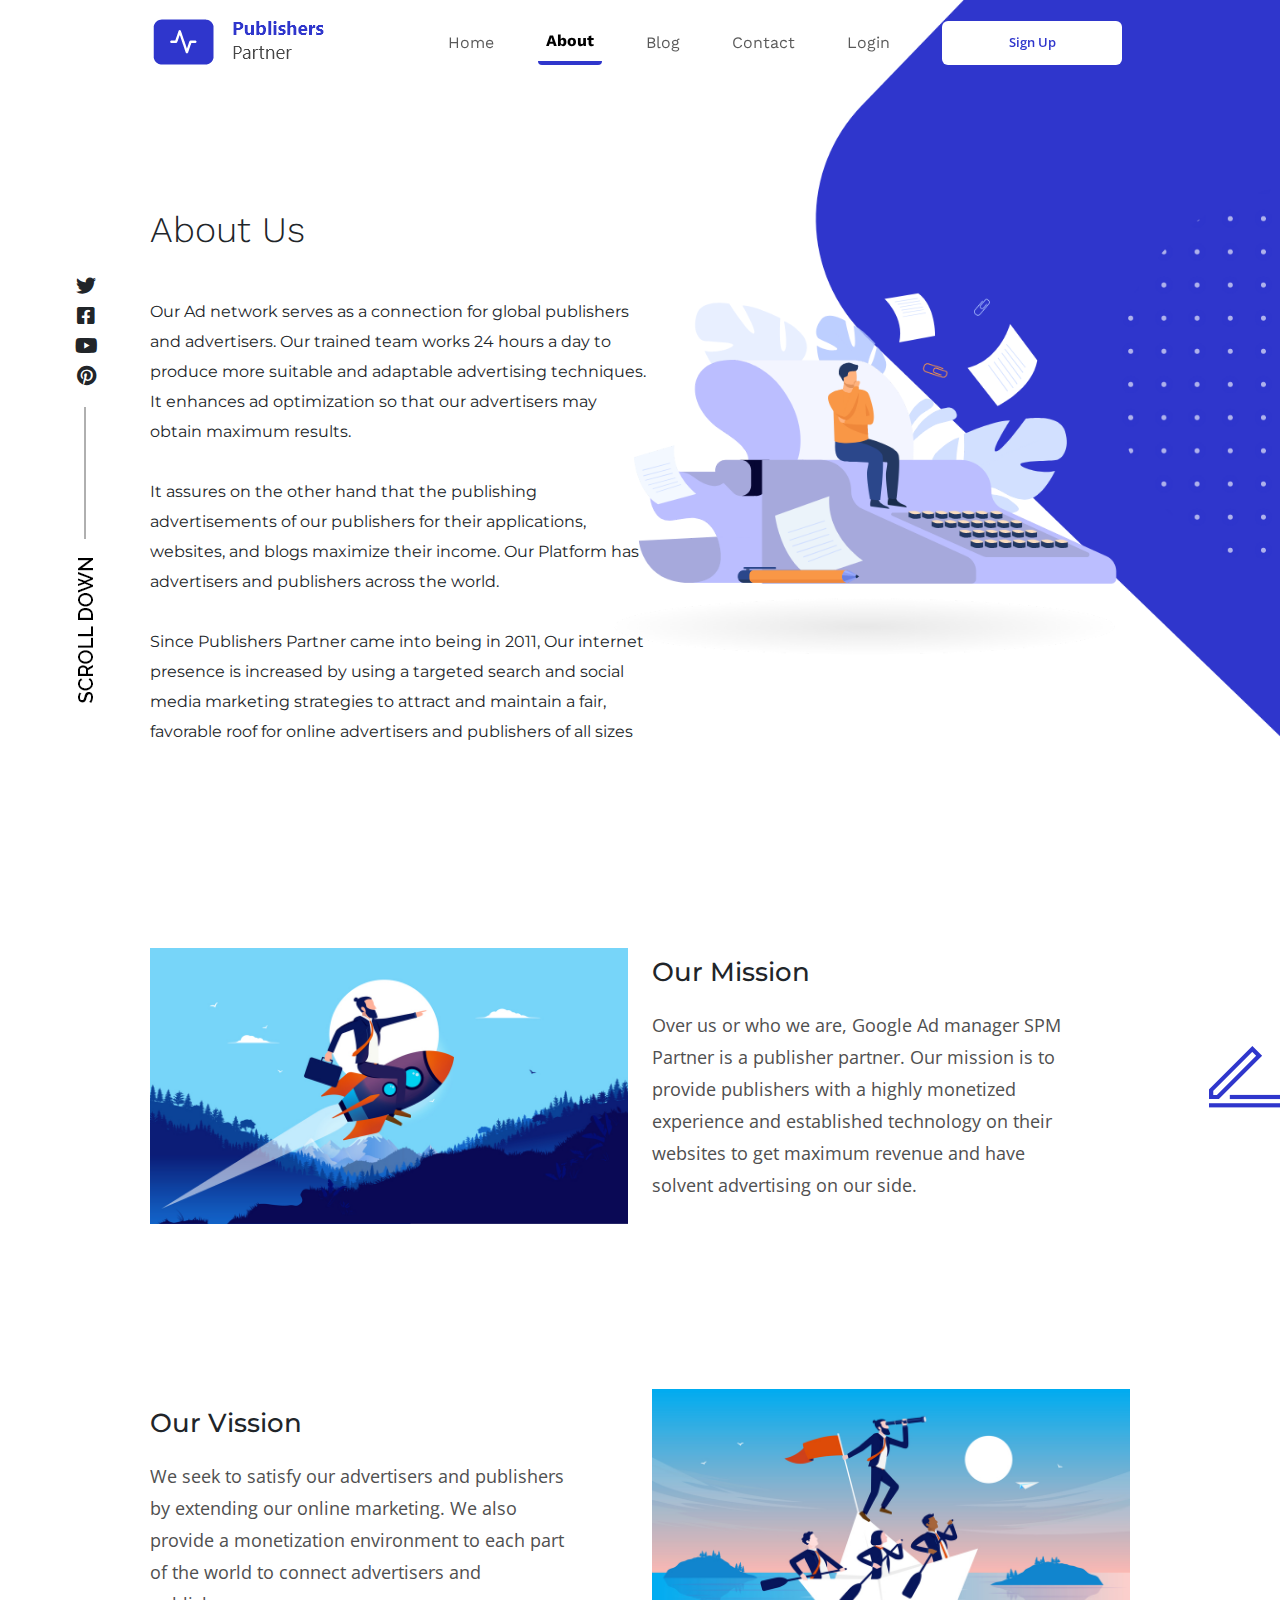
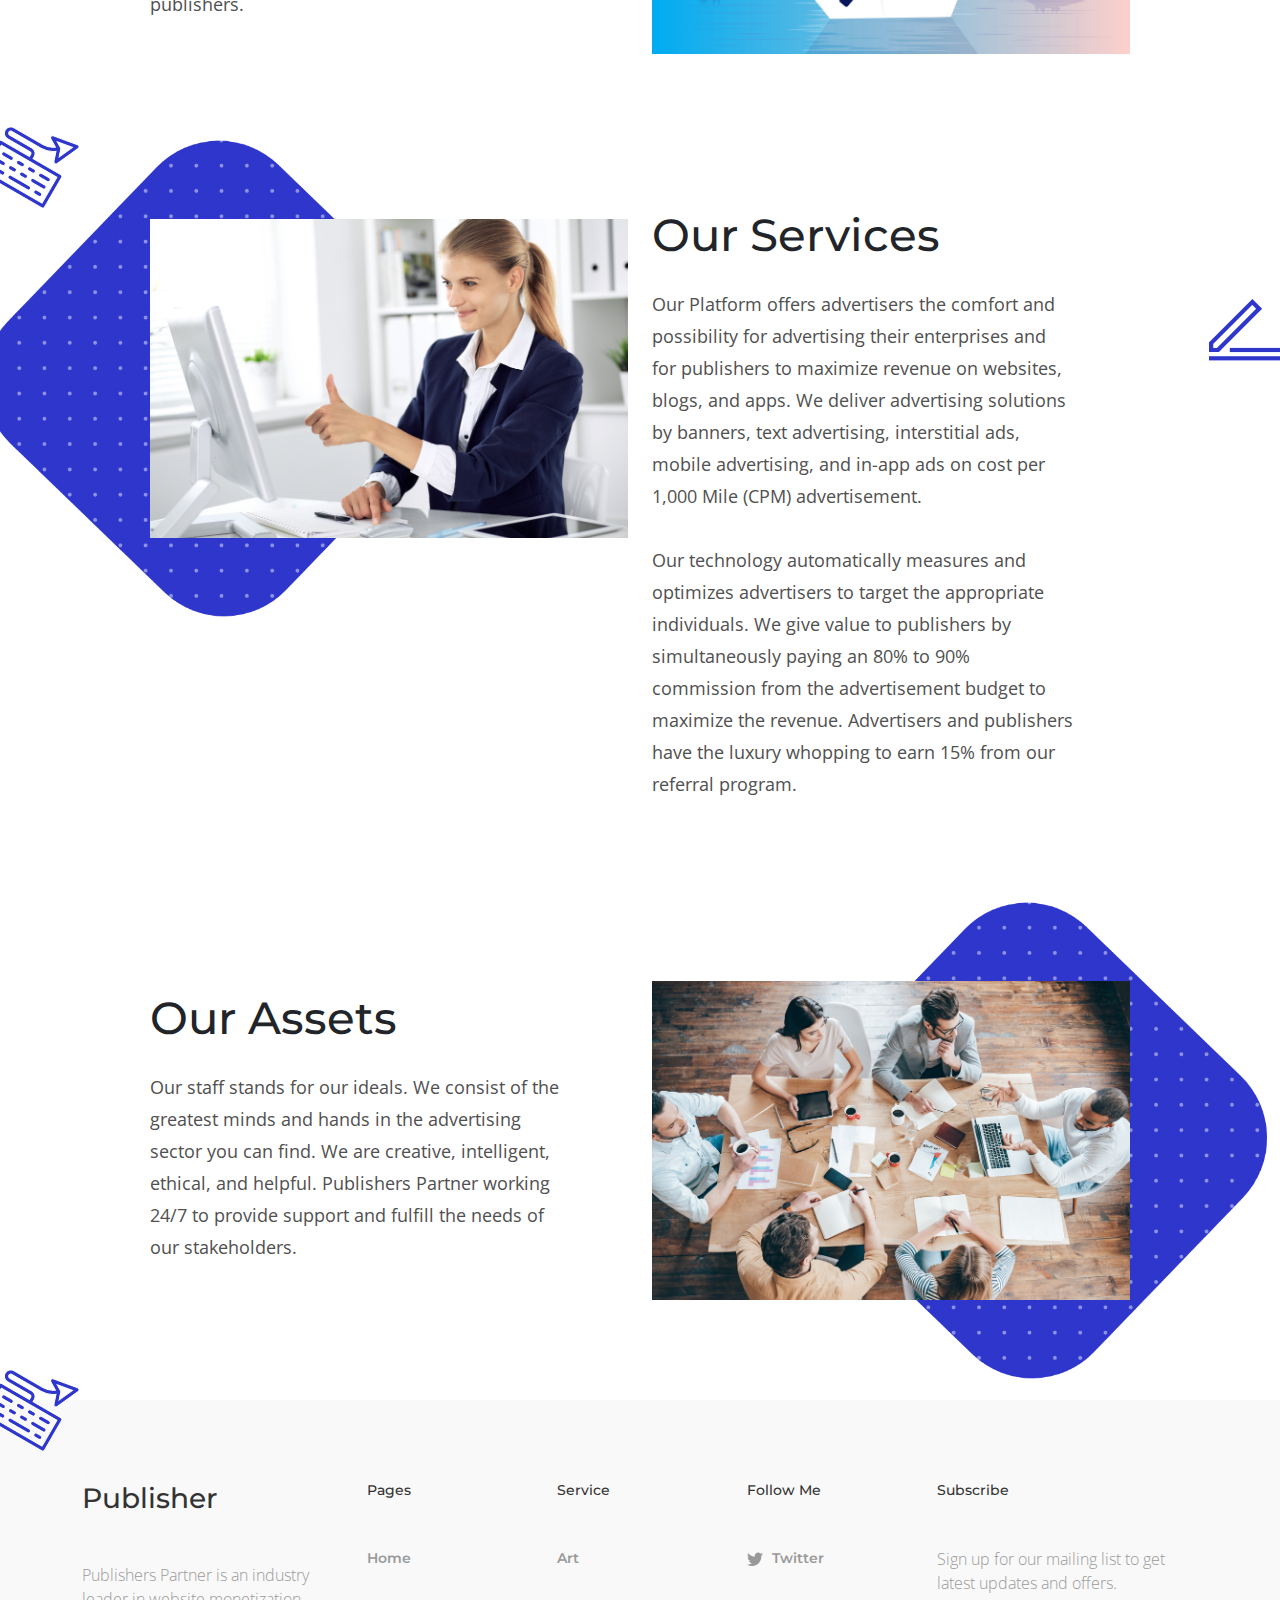
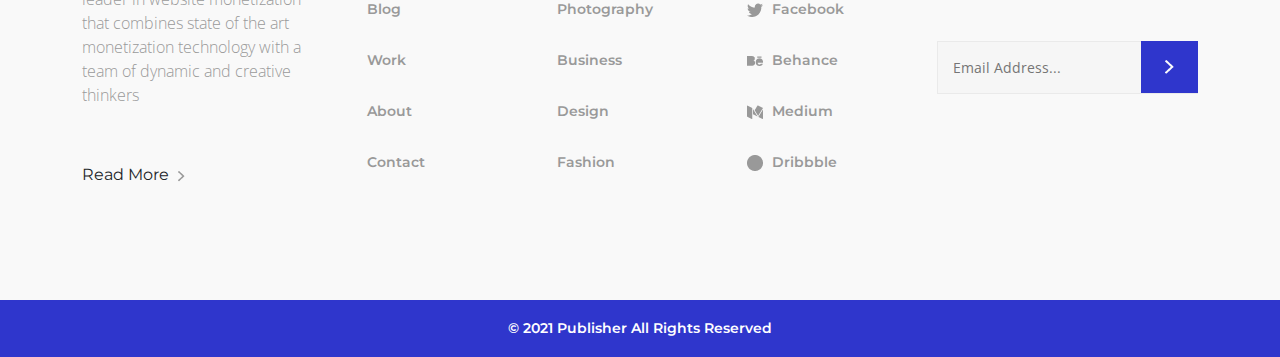
<file: about.html>
<!DOCTYPE html>
<html lang="en">
    <head>
        <meta charset="UTF-8" />
        <meta http-equiv="X-UA-Compatible" content="IE=edge" />
        <meta name="viewport" content="width=device-width, initial-scale=1.0" />
        <link
            href="https://cdn.jsdelivr.net/npm/bootstrap@5.0.2/dist/css/bootstrap.min.css"
            rel="stylesheet"
        />
        <link rel="preconnect" href="https://fonts.googleapis.com" />
        <link rel="preconnect" href="https://fonts.gstatic.com" crossorigin />
        <link
            href="https://fonts.googleapis.com/css2?family=Montserrat:wght@100;200;300;400;500;600;700;800;900&family=Open+Sans:wght@300;400;600;700;800&family=Work+Sans:wght@100;200;300;400;500;600;700;800;900&display=swap"
            rel="stylesheet"
        />
        <link
            rel="stylesheet"
            href="https://cdnjs.cloudflare.com/ajax/libs/font-awesome/5.15.3/css/all.min.css"
        />
        <link
            rel="stylesheet"
            href="https://cdnjs.cloudflare.com/ajax/libs/OwlCarousel2/2.3.4/assets/owl.carousel.min.css"
        />

        <link
            rel="stylesheet"
            href="https://cdnjs.cloudflare.com/ajax/libs/OwlCarousel2/2.3.4/assets/owl.theme.default.min.css"
        />
        <link rel="stylesheet" href="css/about.css" />
        <title>About Us</title>
    </head>
    <body>
        <section id="header" class="header_area sticky-top">
            <nav class="navbar navbar-expand-lg navbar-light">
                <div class="container-fluid">
                    <a class="navbar-brand" href="index.html"
                        ><img src="img/logo.png" alt=""
                    /></a>
                    <button
                        class="navbar-toggler"
                        type="button"
                        data-bs-toggle="collapse"
                        data-bs-target="#navbarSupportedContent"
                        aria-controls="navbarSupportedContent"
                        aria-expanded="false"
                        aria-label="Toggle navigation"
                    >
                        <i class="fas fa-bars"></i>
                    </button>
                    <div
                        class="collapse navbar-collapse"
                        id="navbarSupportedContent"
                    >
                        <ul
                            class="
                                navbar-nav
                                align-items-center
                                ms-auto
                                mb-2 mb-lg-0
                            "
                        >
                            <li class="nav-item">
                                <a class="nav-link" href="index.html">Home</a>
                            </li>
                            <li class="nav-item">
                                <a class="nav-link active" href="about.html"
                                    >About</a
                                >
                            </li>
                            <li class="nav-item">
                                <a class="nav-link" href="#">Blog</a>
                            </li>
                            <li class="nav-item">
                                <a class="nav-link" href="contact.html"
                                    >Contact</a
                                >
                            </li>
                            <li class="nav-item">
                                <a class="nav-link" href="login.html">Login</a>
                            </li>
                            <li class="nav-item">
                                <a class="nav-link" href="signup.html">
                                    <button class="btn custom_btn1">
                                        Sign Up
                                    </button>
                                </a>
                            </li>
                        </ul>
                    </div>
                </div>
            </nav>
        </section>
        <section class="hero">
            <div class="container-fluid">
                <p class="hero_head">About Us</p>
                <div class="sidehero">
                    <ul>
                        <li><i class="fab fa-twitter"></i></li>
                        <li><i class="fab fa-facebook-square"></i></li>
                        <li><i class="fab fa-youtube"></i></li>
                        <li><i class="fab fa-pinterest"></i></li>
                    </ul>

                    <img src="img/down.png" alt="" />
                </div>
                <p class="hero_text">
                    Our Ad network serves as a connection for global publishers
                    and advertisers. Our trained team works 24 hours a day to
                    produce more suitable and adaptable advertising techniques.
                    It enhances ad optimization so that our advertisers may
                    obtain maximum results. <br /><br />
                    It assures on the other hand that the publishing
                    advertisements of our publishers for their applications,
                    websites, and blogs maximize their income. Our Platform has
                    advertisers and publishers across the world. <br /><br />
                    Since Publishers Partner came into being in 2011, Our
                    internet presence is increased by using a targeted search
                    and social media marketing strategies to attract and
                    maintain a fair, favorable roof for online advertisers and
                    publishers of all sizes
                </p>
            </div>
        </section>

        <section class="ads">
            <div class="container-fluid">
                <!-- video -->
                <div class="ad_part">
                    <div class="row port_1">
                        <div class="col-md-6">
                            <div class="ad_img" style="width: 100%">
                                <img
                                    src="img/mission.jpg"
                                    alt=""
                                    style="width: 100%"
                                />
                            </div>
                        </div>
                        <div class="col-md-6 align-self-center">
                            <div class="ad_des_box">
                                <img class="obb1" src="img/ob_2.png" alt="" />
                                <h2>Our Mission</h2>
                                <p class="ad_box_text">
                                    Over us or who we are, Google Ad manager SPM
                                    Partner is a publisher partner. Our mission
                                    is to provide publishers with a highly
                                    monetized experience and established
                                    technology on their websites to get maximum
                                    revenue and have solvent advertising on our
                                    side.
                                </p>
                            </div>
                        </div>
                    </div>
                </div>
                <!-- Display -->
                <div class="ad_part">
                    <div class="row port_2">
                        <div class="col-md-6 align-self-center">
                            <div class="ad_des_box">
                                <img class="obb2" src="img/ob_1.png" alt="" />
                                <h2>Our Vission</h2>
                                <p class="ad_box_text">
                                    We seek to satisfy our advertisers and
                                    publishers by extending our online
                                    marketing. We also provide a monetization
                                    environment to each part of the world to
                                    connect advertisers and publishers.
                                </p>
                            </div>
                        </div>
                        <div class="col-md-6">
                            <div class="ad_img" style="width: 100%">
                                <img
                                    src="img/vision.jpg"
                                    alt=""
                                    style="width: 100%"
                                />
                            </div>
                        </div>
                    </div>
                </div>
                <!-- Our service  -->
                <div class="ad_part">
                    <div class="row port_1">
                        <div class="col-md-6">
                            <div class="ad_img" style="width: 100%">
                                <img
                                    src="img/services.jpg"
                                    alt=""
                                    style="width: 100%"
                                />
                                <img
                                    class="ad_bg"
                                    src="img/ours_bg.png"
                                    alt=""
                                />
                            </div>
                        </div>
                        <div class="col-md-6 align-self-center">
                            <div class="ad_des_box">
                                <img class="obb3" src="img/ob_2.png" alt="" />
                                <h3>Our Services</h3>
                                <p class="ad_box_text">
                                    Our Platform offers advertisers the comfort
                                    and possibility for advertising their
                                    enterprises and for publishers to maximize
                                    revenue on websites, blogs, and apps. We
                                    deliver advertising solutions by banners,
                                    text advertising, interstitial ads, mobile
                                    advertising, and in-app ads on cost per
                                    1,000 Mile (CPM) advertisement. <br /><br />
                                    Our technology automatically measures and
                                    optimizes advertisers to target the
                                    appropriate individuals. We give value to
                                    publishers by simultaneously paying an 80%
                                    to 90% commission from the advertisement
                                    budget to maximize the revenue. Advertisers
                                    and publishers have the luxury whopping to
                                    earn 15% from our referral program.
                                </p>
                            </div>
                        </div>
                    </div>
                </div>
                <!-- Our Assets
 -->
                <div class="ad_part">
                    <div class="row port_2">
                        <div class="col-md-6 align-self-center">
                            <div class="ad_des_box">
                                <img class="obb2" src="img/ob_1.png" alt="" />
                                <h3>Our Assets</h3>
                                <p class="ad_box_text">
                                    Our staff stands for our ideals. We consist
                                    of the greatest minds and hands in the
                                    advertising sector you can find. We are
                                    creative, intelligent, ethical, and helpful.
                                    Publishers Partner working 24/7 to provide
                                    support and fulfill the needs of our
                                    stakeholders.
                                </p>
                            </div>
                        </div>
                        <div class="col-md-6">
                            <div class="ad_img" style="width: 100%">
                                <img
                                    src="img/assets.jpg"
                                    alt=""
                                    style="width: 100%"
                                />
                                <img
                                    class="ad_bg2"
                                    src="img/ours_bg.png"
                                    alt=""
                                />
                            </div>
                        </div>
                    </div>
                </div>
            </div>
        </section>

        <!-- Footer -->

        <section class="footer">
            <div class="container">
                <div class="mainfooter">
                    <div class="row">
                        <div class="col-lg-3 col-md-6 col-sm-5 col-8">
                            <div class="fline1">
                                <h1>Publisher</h1>

                                <p>
                                    Publishers Partner is an industry leader in
                                    website monetization that combines state of
                                    the art monetization technology with a team
                                    of dynamic and creative thinkers
                                </p>

                                <a href="#"
                                    >Read More <img src="img/readmore.png"
                                /></a>
                            </div>
                        </div>

                        <div class="col-lg-2 col-md-2 col-sm-2 col-4">
                            <div class="fline2">
                                <h1>Pages</h1>
                                <ul>
                                    <li><a href="#">Home</a></li>
                                    <li><a href="#">Blog</a></li>
                                    <li><a href="#">Work</a></li>
                                    <li><a href="#">About</a></li>
                                    <li><a href="#">Contact</a></li>
                                </ul>
                            </div>
                        </div>

                        <div class="col-lg-2 col-md-2 col-sm-2 col-6">
                            <div class="fline3">
                                <h1>Service</h1>
                                <ul>
                                    <li><a href="#">Art</a></li>
                                    <li><a href="#">Photography</a></li>
                                    <li><a href="#">Business</a></li>
                                    <li><a href="#">Design</a></li>
                                    <li><a href="#">Fashion</a></li>
                                </ul>
                            </div>
                        </div>

                        <div class="col-lg-2 col-md-2 col-sm-3 col-6">
                            <div class="fline4">
                                <h1>Follow Me</h1>
                                <ul>
                                    <li>
                                        <a href="#">
                                            <img src="img/twitter.png" />
                                            Twitter</a
                                        >
                                    </li>
                                    <li>
                                        <a href="#"
                                            ><img src="img/twitter.png" />
                                            Facebook</a
                                        >
                                    </li>
                                    <li>
                                        <a href="#"
                                            ><img src="img/behance.png" />
                                            Behance</a
                                        >
                                    </li>
                                    <li>
                                        <a href="#"
                                            ><img src="img/medium.png" />
                                            Medium</a
                                        >
                                    </li>
                                    <li>
                                        <a href="#">
                                            <img src="img/dribbble.png" />
                                            Dribbble</a
                                        >
                                    </li>
                                </ul>
                            </div>
                        </div>

                        <div class="col-lg-3 col-md-12">
                            <div class="fline5">
                                <h1>Subscribe</h1>
                                <p>
                                    Sign up for our mailing list to get latest
                                    updates and offers.
                                </p>

                                <div class="finputdiv">
                                    <input
                                        type="text"
                                        placeholder="Email Address..."
                                    />
                                    <img src="img/ic-search.png" />
                                </div>
                            </div>
                        </div>
                    </div>
                </div>
            </div>
        </section>

        <div class="fuldwn">
            <p>© 2021 Publisher All Rights Reserved</p>
        </div>

        <script src="https://cdn.jsdelivr.net/npm/bootstrap@5.0.2/dist/js/bootstrap.bundle.min.js"></script>
        <script src="https://ajax.googleapis.com/ajax/libs/jquery/3.5.1/jquery.min.js"></script>

        <script src="https://cdnjs.cloudflare.com/ajax/libs/OwlCarousel2/2.3.4/owl.carousel.min.js"></script>

        <script>
            $(".owl-one").owlCarousel({
                loop: true,
                autoplay: false,
                autoplayTimeout: 3000,
                margin: 10,
                nav: true,
                dots: true,
                responsive: {
                    0: {
                        items: 1,
                    },
                    768: {
                        items: 1,
                    },
                    960: {
                        items: 1,
                    },
                },
            });
        </script>
        <script>
            window.onscroll = function () {
                sticky_nav();
            };

            function sticky_nav() {
                if (
                    document.body.scrollTop > 75 ||
                    document.documentElement.scrollTop > 75
                ) {
                    document
                        .getElementById("header")
                        .classList.add("sticky_st");
                } else {
                    document
                        .getElementById("header")
                        .classList.remove("sticky_st");
                }
            }
        </script>
    </body>
</html>
</file>
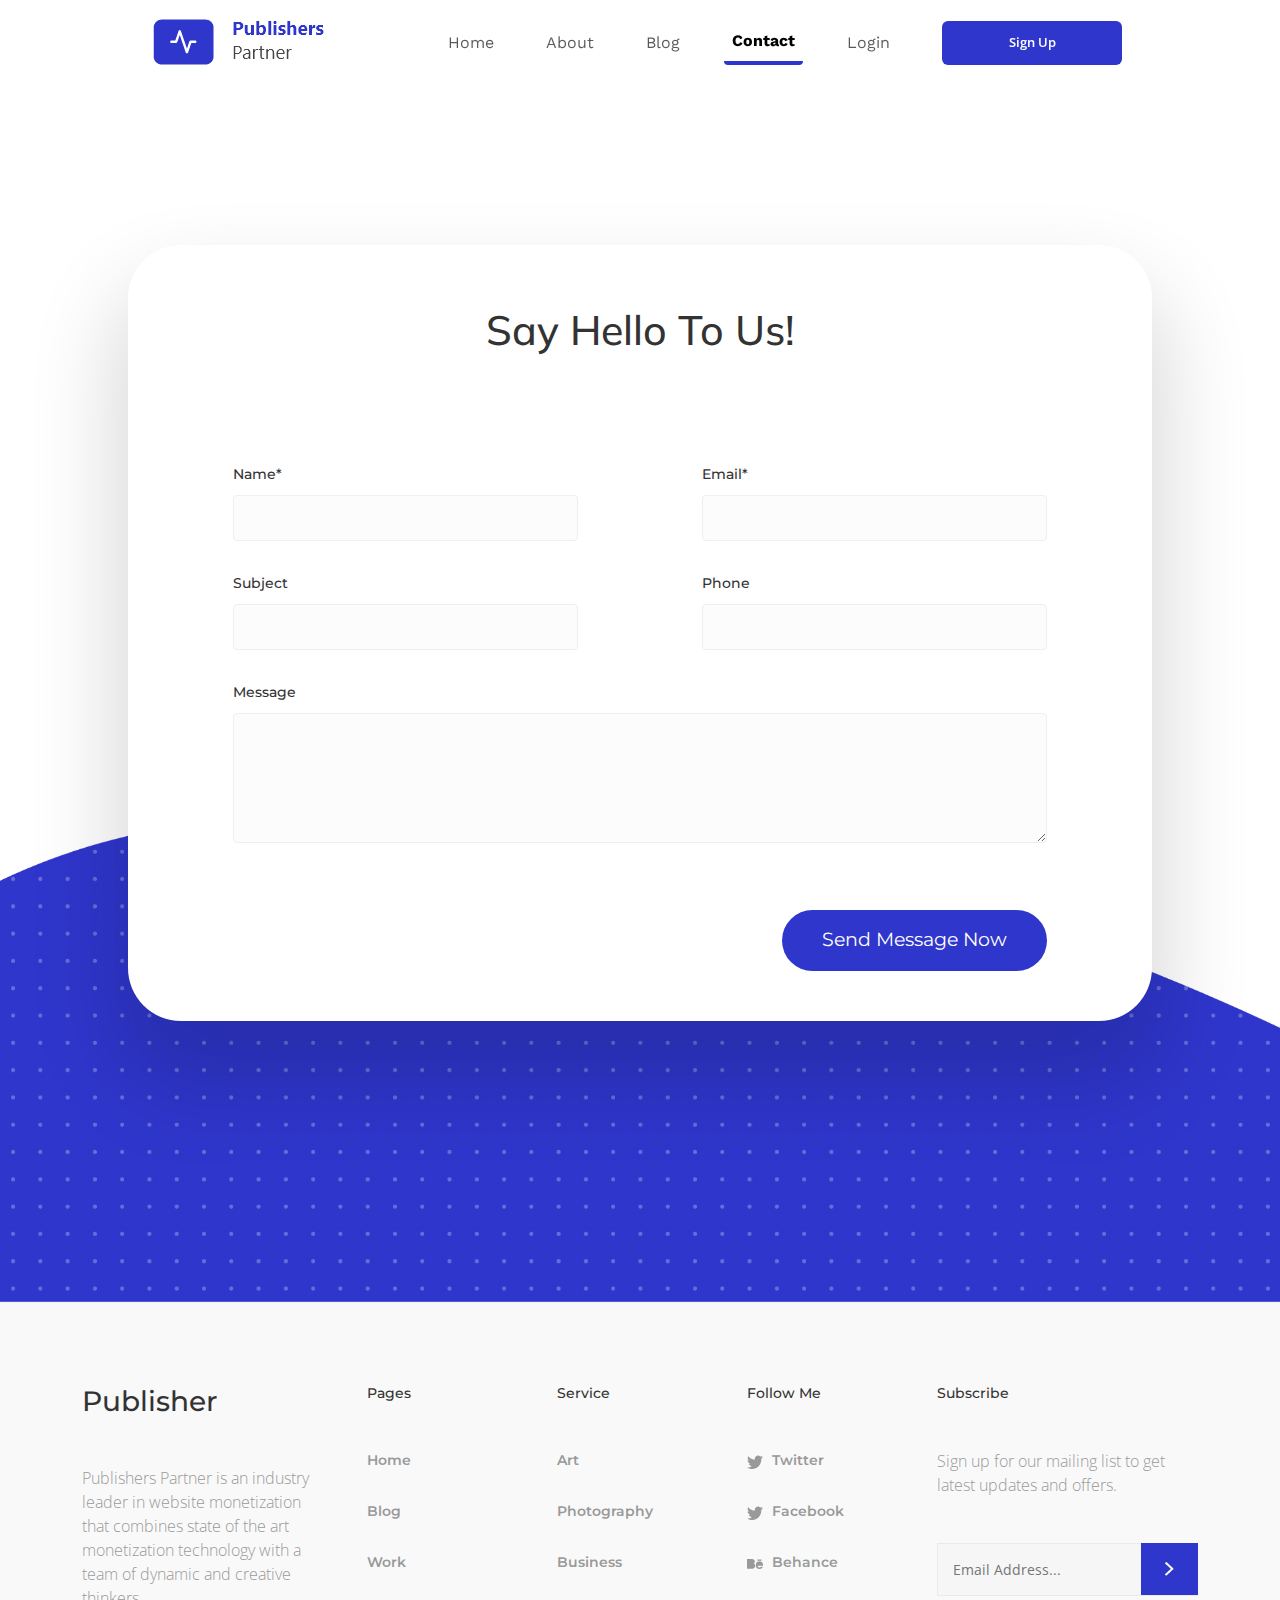
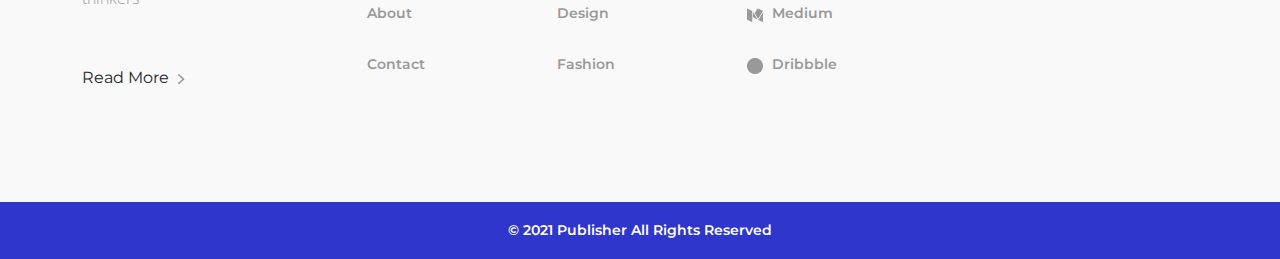
<file: contact.html>
<!DOCTYPE html>
<html lang="en">
    <head>
        <meta charset="UTF-8" />
        <meta http-equiv="X-UA-Compatible" content="IE=edge" />
        <meta name="viewport" content="width=device-width, initial-scale=1.0" />
        <link
            href="https://cdn.jsdelivr.net/npm/bootstrap@5.0.2/dist/css/bootstrap.min.css"
            rel="stylesheet"
        />
        <link rel="preconnect" href="https://fonts.googleapis.com" />
        <link rel="preconnect" href="https://fonts.gstatic.com" crossorigin />
        <link
            href="https://fonts.googleapis.com/css2?family=Montserrat:wght@100;200;300;400;500;600;700;800;900&family=Open+Sans:wght@300;400;600;700;800&family=Work+Sans:wght@100;200;300;400;500;600;700;800;900&display=swap"
            rel="stylesheet"
        />
        <link rel="preconnect" href="https://fonts.googleapis.com" />
        <link rel="preconnect" href="https://fonts.gstatic.com" crossorigin />
        <link
            href="https://fonts.googleapis.com/css2?family=Mulish:wght@200;300;400;600;700;800;900&display=swap"
            rel="stylesheet"
        />
        <link
            rel="stylesheet"
            href="https://cdnjs.cloudflare.com/ajax/libs/font-awesome/5.15.3/css/all.min.css"
        />
        <link
            rel="stylesheet"
            href="https://cdnjs.cloudflare.com/ajax/libs/OwlCarousel2/2.3.4/assets/owl.carousel.min.css"
        />

        <link
            rel="stylesheet"
            href="https://cdnjs.cloudflare.com/ajax/libs/OwlCarousel2/2.3.4/assets/owl.theme.default.min.css"
        />
        <title>Contact</title>
        <link rel="stylesheet" href="css/contact.css" />
    </head>

    <body>
        <!-- Navbar -->

        <section id="header" class="header_area sticky-top">
            <nav class="navbar navbar-expand-lg navbar-light">
                <div class="container-fluid">
                    <a class="navbar-brand" href="index.html"
                        ><img src="img/logo.png" alt=""
                    /></a>
                    <button
                        class="navbar-toggler"
                        type="button"
                        data-bs-toggle="collapse"
                        data-bs-target="#navbarSupportedContent"
                        aria-controls="navbarSupportedContent"
                        aria-expanded="false"
                        aria-label="Toggle navigation"
                    >
                        <i class="fas fa-bars"></i>
                    </button>
                    <div
                        class="collapse navbar-collapse"
                        id="navbarSupportedContent"
                    >
                        <ul
                            class="
                                navbar-nav
                                align-items-center
                                ms-auto
                                mb-2 mb-lg-0
                            "
                        >
                            <li class="nav-item">
                                <a class="nav-link" href="index.html">Home</a>
                            </li>
                            <li class="nav-item">
                                <a class="nav-link" href="about.html">About</a>
                            </li>
                            <li class="nav-item">
                                <a class="nav-link" href="#">Blog</a>
                            </li>
                            <li class="nav-item">
                                <a class="nav-link active" href="contact.html"
                                    >Contact</a
                                >
                            </li>
                            <li class="nav-item">
                                <a class="nav-link" href="login.html">Login</a>
                            </li>
                            <li class="nav-item">
                                <a class="nav-link" href="signup.html">
                                    <button class="btn custom_btn1">
                                        Sign Up
                                    </button>
                                </a>
                            </li>
                        </ul>
                    </div>
                </div>
            </nav>
        </section>

        <!-- Hero Area -->

        <section>
            <div class="heroform">
                <div class="forms">
                    <div class="heromainform">
                        <h1>Say Hello To Us!</h1>

                        <div class="mainformarea">
                            <div class="row">
                                <div class="col-md-12 col-lg-6">
                                    <div class="line1 line">
                                        <label for="name">Name*</label><br />
                                        <input type="text" /> <br />
                                        <label for="name">Subject</label><br />
                                        <input type="text" />
                                    </div>
                                </div>
                                <div class="col-md-12 col-lg-6">
                                    <div class="line2 line">
                                        <label for="name">Email*</label><br />
                                        <input type="text" /> <br />
                                        <label for="name">Phone</label><br />
                                        <input type="text" />
                                    </div>
                                </div>

                                <div class="massagediv">
                                    <label for="name">Message</label><br />
                                    <textarea
                                        name=""
                                        id=""
                                        cols="30"
                                        rows="10"
                                    ></textarea>
                                </div>

                                <div class="formbutton">
                                    <button>Send Message Now</button>
                                </div>
                            </div>
                        </div>
                    </div>
                </div>
            </div>
        </section>

        <!-- Footer -->

        <section class="footer">
            <div class="container">
                <div class="mainfooter">
                    <div class="row">
                        <div class="col-lg-3 col-md-6 col-sm-5 col-8">
                            <div class="fline1">
                                <h1>Publisher</h1>

                                <p>
                                    Publishers Partner is an industry leader in
                                    website monetization that combines state of
                                    the art monetization technology with a team
                                    of dynamic and creative thinkers
                                </p>

                                <a href="#"
                                    >Read More <img src="img/readmore.png"
                                /></a>
                            </div>
                        </div>

                        <div class="col-lg-2 col-md-2 col-sm-2 col-4">
                            <div class="fline2">
                                <h1>Pages</h1>
                                <ul>
                                    <li><a href="index.html">Home</a></li>
                                    <li><a href="#">Blog</a></li>
                                    <li><a href="#">Work</a></li>
                                    <li><a href="about.html">About</a></li>
                                    <li><a href="contact.html">Contact</a></li>
                                </ul>
                            </div>
                        </div>

                        <div class="col-lg-2 col-md-2 col-sm-2 col-6">
                            <div class="fline3">
                                <h1>Service</h1>
                                <ul>
                                    <li><a href="#">Art</a></li>
                                    <li><a href="#">Photography</a></li>
                                    <li><a href="#">Business</a></li>
                                    <li><a href="#">Design</a></li>
                                    <li><a href="#">Fashion</a></li>
                                </ul>
                            </div>
                        </div>

                        <div class="col-lg-2 col-md-2 col-sm-3 col-6">
                            <div class="fline4">
                                <h1>Follow Me</h1>
                                <ul>
                                    <li>
                                        <a href="#">
                                            <img src="img/twitter.png" />
                                            Twitter</a
                                        >
                                    </li>
                                    <li>
                                        <a href="#"
                                            ><img src="img/twitter.png" />
                                            Facebook</a
                                        >
                                    </li>
                                    <li>
                                        <a href="#"
                                            ><img src="img/behance.png" />
                                            Behance</a
                                        >
                                    </li>
                                    <li>
                                        <a href="#"
                                            ><img src="img/medium.png" />
                                            Medium</a
                                        >
                                    </li>
                                    <li>
                                        <a href="#">
                                            <img src="img/dribbble.png" />
                                            Dribbble</a
                                        >
                                    </li>
                                </ul>
                            </div>
                        </div>

                        <div class="col-lg-3 col-md-12">
                            <div class="fline5">
                                <h1>Subscribe</h1>
                                <p>
                                    Sign up for our mailing list to get latest
                                    updates and offers.
                                </p>

                                <div class="finputdiv">
                                    <input
                                        type="text"
                                        placeholder="Email Address..."
                                    />
                                    <img src="img/ic-search.png" />
                                </div>
                            </div>
                        </div>
                    </div>
                </div>
            </div>
        </section>

        <div class="fuldwn">
            <p>© 2021 Publisher All Rights Reserved</p>
        </div>

        <script src="https://cdn.jsdelivr.net/npm/bootstrap@5.0.2/dist/js/bootstrap.bundle.min.js"></script>
        <script src="https://ajax.googleapis.com/ajax/libs/jquery/3.5.1/jquery.min.js"></script>
        <script src="https://cdnjs.cloudflare.com/ajax/libs/OwlCarousel2/2.3.4/owl.carousel.min.js"></script>

        <script>
            window.onscroll = function () {
                sticky_nav();
            };

            function sticky_nav() {
                if (
                    document.body.scrollTop > 75 ||
                    document.documentElement.scrollTop > 75
                ) {
                    document
                        .getElementById("header")
                        .classList.add("sticky_st");
                } else {
                    document
                        .getElementById("header")
                        .classList.remove("sticky_st");
                }
            }
        </script>
    </body>
</html>
</file>
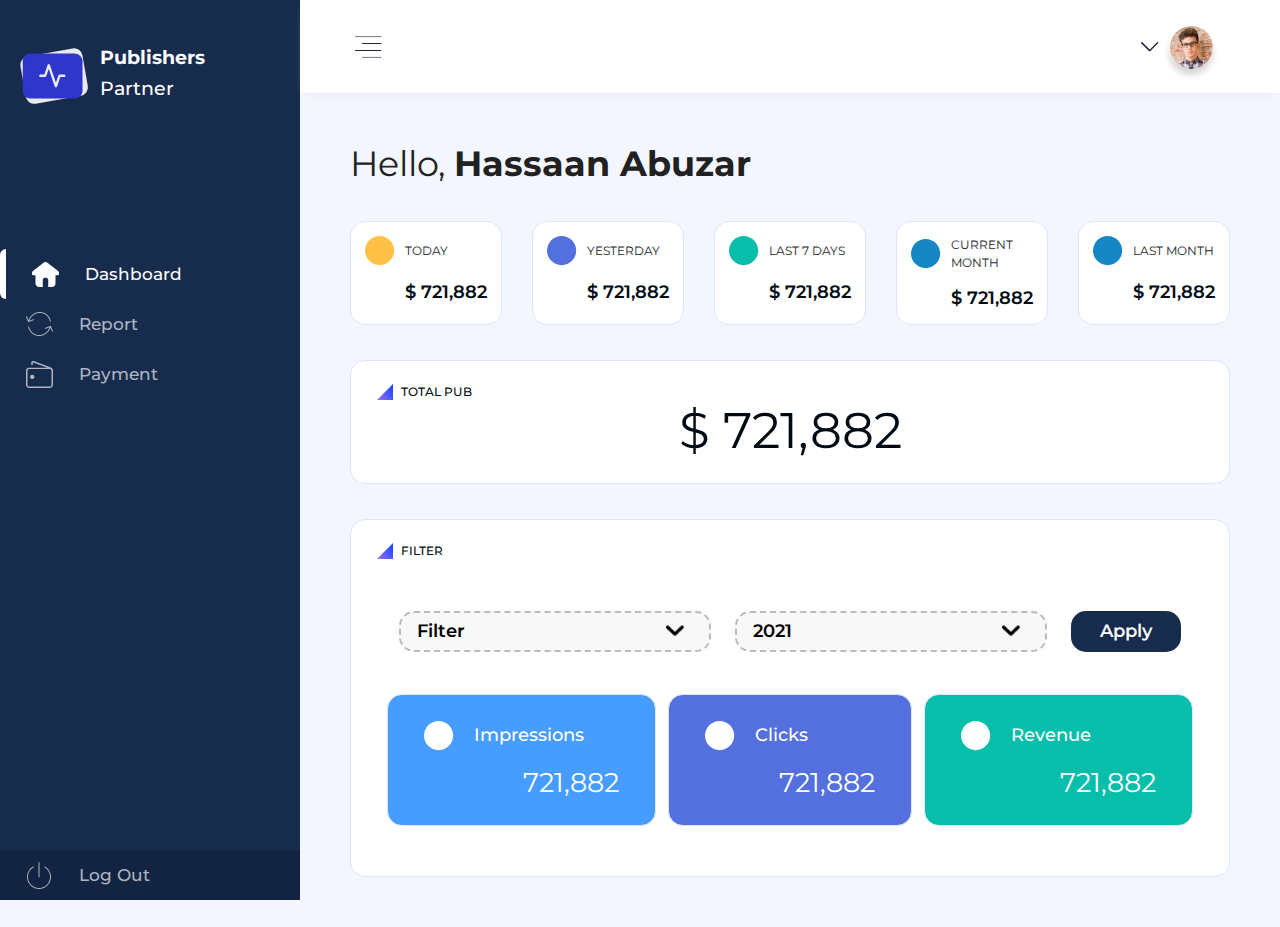
<file: dashboard.html>
<!DOCTYPE html>
<html lang="en">
    <head>
        <meta charset="UTF-8" />
        <meta http-equiv="X-UA-Compatible" content="IE=edge" />
        <meta name="viewport" content="width=device-width, initial-scale=1.0" />
        <link
            href="https://cdn.jsdelivr.net/npm/bootstrap@5.0.2/dist/css/bootstrap.min.css"
            rel="stylesheet"
        />
        <link rel="preconnect" href="https://fonts.googleapis.com" />
        <link rel="preconnect" href="https://fonts.gstatic.com" crossorigin />
        <link
            href="https://fonts.googleapis.com/css2?family=Montserrat:wght@100;200;300;400;500;600;700;800;900&family=Open+Sans:wght@300;400;600;700;800&family=Work+Sans:wght@100;200;300;400;500;600;700;800;900&display=swap"
            rel="stylesheet"
        />
        <title>Dashboard</title>
        <link rel="stylesheet" href="css/dashboard.css" />
    </head>

    <body>
        <!-- Navigation -->

        <section>
            <div class="mainnav">
                <div class="navigation">
                    <!-- <div class="navhead">

                    <div><img src="img/logo.png"></div>
                    <div>
                        <h2>Publishers</h2>
                        <h3>Partner</h3>
                    </div>

                </div> -->

                    <ul>
                        <li class="logoli">
                            <a href="#">
                                <span>
                                    <img
                                        class="mainlogo"
                                        src="img/ad_logo.png"
                                    />
                                </span>
                                <span>
                                    <h2>Publishers</h2>
                                    <h3>Partner</h3>
                                </span>
                            </a>
                        </li>

                        <li class="active_page">
                            <a href="dashboard.html">
                                <span
                                    ><img class="navicon" src="img/home.png"
                                /></span>
                                <span class="title active">Dashboard</span>
                            </a>
                        </li>

                        <li>
                            <a href="reports.html">
                                <span
                                    ><img class="navicon" src="img/report.png"
                                /></span>
                                <span class="title">Report</span>
                            </a>
                        </li>

                        <li>
                            <a href="payment.html">
                                <span
                                    ><img class="navicon" src="img/payment.png"
                                /></span>
                                <span class="title">Payment</span>
                            </a>
                        </li>

                        <li>
                            <a href="#">
                                <span
                                    ><img class="navicon" src="img/logout.png"
                                /></span>
                                <span class="title">Log Out</span>
                            </a>
                        </li>
                    </ul>

                    <!-- <div class="navftr">
                    <ul>
                        <li>
                            <span><img src="img/logout.png"></span>
                            <span>Log Out</span>
                        </li>
                    </ul>
                </div> -->
                </div>
            </div>
        </section>

        <section class="main">
            <div class="topbar sticky-top">
                <div class="toggle" onclick="toggleMenu();">
                    <img src="img/burger.png" />
                </div>
                <div class="mob_logo">
                    <img src="img/logo.png" alt="" />
                </div>
                <div class="dropdown">
                    <button
                        class="btn user"
                        type="button"
                        id="dropdownMenuButton1"
                        data-bs-toggle="dropdown"
                        aria-expanded="false"
                    >
                        <div class="userdwn">
                            <img src="img/prodwn.png" />
                        </div>
                        <div class="userpro">
                            <img src="img/Profile.png" />
                        </div>
                    </button>
                    <ul
                        class="dropdown-menu dropdown-menu-end"
                        aria-labelledby="dropdownMenuButton1"
                    >
                        <li>
                            <a class="dropdown-item" href="profile.html"
                                >Profile</a
                            >
                        </li>
                        <li>
                            <a class="dropdown-item" href="edit_profile.html"
                                >Edit Profile</a
                            >
                        </li>
                        <li>
                            <a class="dropdown-item" href="#">log out</a>
                        </li>
                    </ul>
                </div>
            </div>

            <!-- Main Body -->

            <div class="mainbody">
                <h1>Hello, <span>Hassaan Abuzar</span></h1>

                <div class="firstsec">
                    <div class="sec sec1">
                        <div class="sec_1st">
                            <img src="img/circle1a.png" />
                            <p>TODAY</p>
                        </div>

                        <h1>$ 721,882</h1>
                    </div>
                    <div class="sec">
                        <div class="sec_1st">
                            <img src="img/circle2a.png" />
                            <p>YESTERDAY</p>
                        </div>

                        <h1>$ 721,882</h1>
                    </div>
                    <div class="sec sec2">
                        <div class="sec_1st">
                            <img src="img/circle3a.png" />
                            <p>LAST 7 DAYS</p>
                        </div>

                        <h1>$ 721,882</h1>
                    </div>
                    <div class="sec">
                        <div class="sec_1st">
                            <img src="img/circle4a.png" />
                            <p>CURRENT MONTH</p>
                        </div>

                        <h1>$ 721,882</h1>
                    </div>
                    <div class="sec sec3">
                        <div class="sec_1st">
                            <img src="img/circle5a.png" />
                            <p>LAST MONTH</p>
                        </div>

                        <h1>$ 721,882</h1>
                    </div>
                </div>

                <div class="secondsec">
                    <div class="s2_1st">
                        <img src="img/triangeldwn.png" />
                        <p>TOTAL PUB</p>
                    </div>
                    <h1>$ 721,882</h1>
                </div>

                <div class="thirdsec">
                    <div class="s2_1st s3_1st">
                        <img src="img/triangeldwn.png" />
                        <p>FILTER</p>
                    </div>

                    <div class="thirdsec2">
                        <div class="row">
                            <div class="col-md-5">
                                <div class="filterarea">
                                    <select name="filter" id="">
                                        <option value="0">Filter</option>
                                        <option value="1">1</option>
                                        <option value="2">2</option>
                                        <option value="3">3</option>
                                    </select>

                                    <img src="img/optiondwn.png" />
                                </div>
                            </div>
                            <div class="col-md-5">
                                <div class="yeararea">
                                    <select name="year" id="">
                                        <option value="0">2021</option>
                                        <option value="1">1</option>
                                        <option value="2">2</option>
                                        <option value="3">3</option>
                                    </select>

                                    <img src="img/optiondwn.png" />
                                </div>
                            </div>
                            <div class="col-md-2">
                                <button class="aplybtn">Apply</button>
                            </div>
                        </div>
                    </div>

                    <div class="thirdsec3">
                        <div class="countings">
                            <div class="row">
                                <div class="col-md-4 p-md-0">
                                    <div class="impretion">
                                        <div class="impretion1">
                                            <img src="img/circle1w.png" />
                                            <p>Impressions</p>
                                        </div>

                                        <h1>721,882</h1>
                                    </div>
                                </div>

                                <div class="col-md-4">
                                    <div class="impretion clicks">
                                        <div class="impretion1">
                                            <img src="img/circle1w.png" />
                                            <p>Clicks</p>
                                        </div>

                                        <h1>721,882</h1>
                                    </div>
                                </div>

                                <div class="col-md-4 p-md-0">
                                    <div class="impretion revenue">
                                        <div class="impretion1">
                                            <img src="img/circle1w.png" />
                                            <p>Revenue</p>
                                        </div>

                                        <h1>721,882</h1>
                                    </div>
                                </div>
                            </div>
                        </div>
                    </div>
                </div>
            </div>
        </section>

        <script>
            function toggleMenu() {
                toggle = document.querySelector(".toggle");
                navigation = document.querySelector(".navigation");
                main = document.querySelector(".main");
                logoli = document.querySelector(".logoli");
                toggle.classList.toggle("active");
                navigation.classList.toggle("active");
                main.classList.toggle("active");
                logoli.classList.toggle("active");
            }
        </script>
        <script src="https://ajax.googleapis.com/ajax/libs/jquery/3.5.1/jquery.min.js"></script>
        <script src="https://cdn.jsdelivr.net/npm/bootstrap@5.0.2/dist/js/bootstrap.bundle.min.js"></script>
        <script></script>
    </body>
</html>
</file>
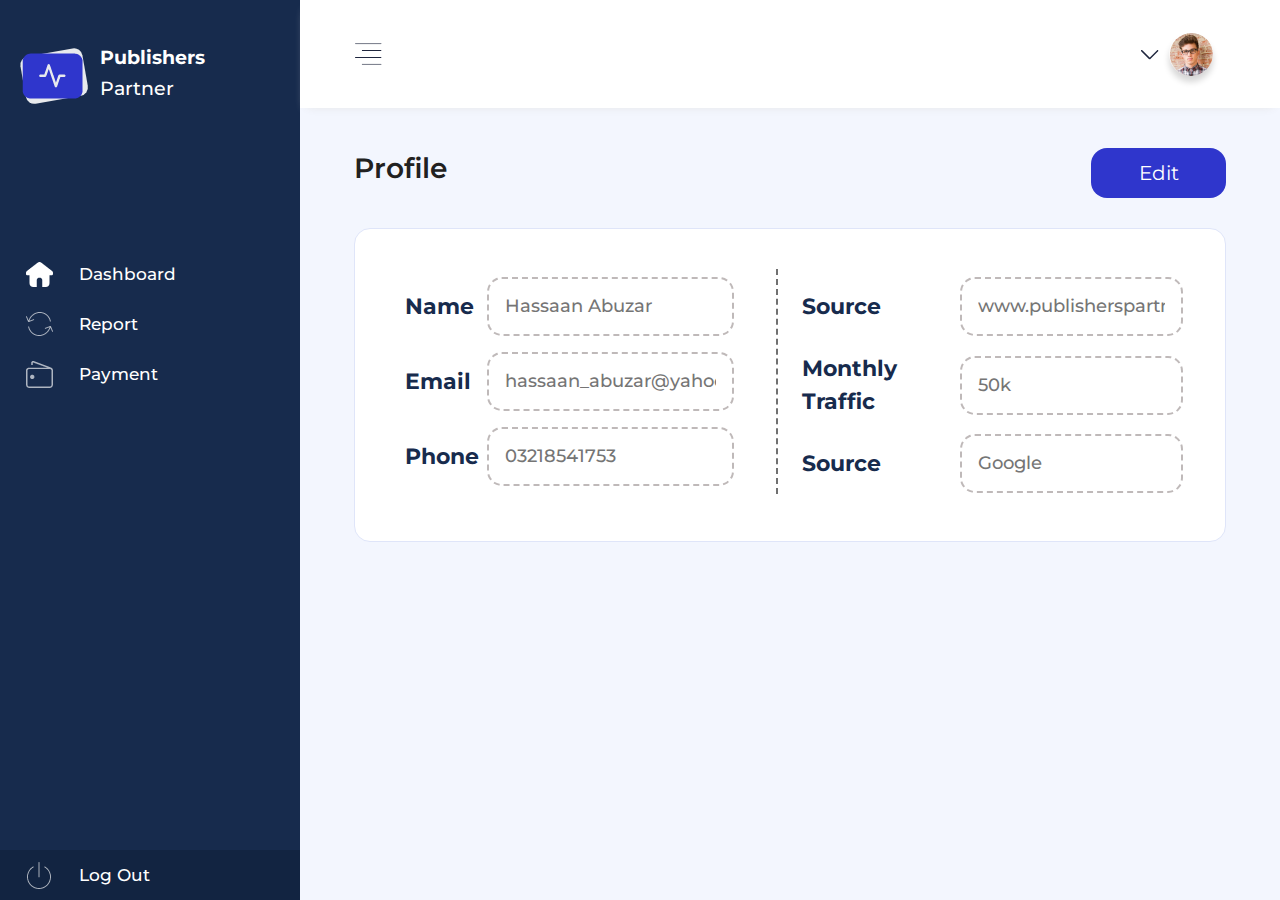
<file: edit_profile.html>
<!DOCTYPE html>
<html lang="en">
    <head>
        <meta charset="UTF-8" />
        <meta http-equiv="X-UA-Compatible" content="IE=edge" />
        <meta name="viewport" content="width=device-width, initial-scale=1.0" />
        <link
            href="https://cdn.jsdelivr.net/npm/bootstrap@5.0.2/dist/css/bootstrap.min.css"
            rel="stylesheet"
        />
        <link rel="preconnect" href="https://fonts.googleapis.com" />
        <link rel="preconnect" href="https://fonts.gstatic.com" crossorigin />
        <link
            href="https://fonts.googleapis.com/css2?family=Montserrat:wght@100;200;300;400;500;600;700;800;900&family=Open+Sans:wght@300;400;600;700;800&family=Work+Sans:wght@100;200;300;400;500;600;700;800;900&display=swap"
            rel="stylesheet"
        />
        <title>Edit Profile</title>
        <link rel="stylesheet" href="css/edit_profile.css" />
    </head>

    <body>
        <!-- Navigation -->

        <section>
            <div class="mainnav">
                <div class="navigation">
                    <!-- <div class="navhead">

                    <div><img src="img/logo.png"></div>
                    <div>
                        <h2>Publishers</h2>
                        <h3>Partner</h3>
                    </div>

                </div> -->

                    <ul>
                        <li class="logoli">
                            <a href="#">
                                <span>
                                    <img
                                        class="mainlogo"
                                        src="img/ad_logo.png"
                                    />
                                </span>
                                <span>
                                    <h2>Publishers</h2>
                                    <h3>Partner</h3>
                                </span>
                            </a>
                        </li>

                        <li>
                            <a href="dashboard.html">
                                <span
                                    ><img class="navicon" src="img/home.png"
                                /></span>
                                <span class="title">Dashboard</span>
                            </a>
                        </li>

                        <li>
                            <a href="reports.html">
                                <span
                                    ><img class="navicon" src="img/report.png"
                                /></span>
                                <span class="title">Report</span>
                            </a>
                        </li>

                        <li>
                            <a href="payment.html">
                                <span
                                    ><img class="navicon" src="img/payment.png"
                                /></span>
                                <span class="title">Payment</span>
                            </a>
                        </li>

                        <li>
                            <a href="#">
                                <span
                                    ><img class="navicon" src="img/logout.png"
                                /></span>
                                <span class="title">Log Out</span>
                            </a>
                        </li>
                    </ul>

                    <!-- <div class="navftr">
                    <ul>
                        <li>
                            <span><img src="img/logout.png"></span>
                            <span>Log Out</span>
                        </li>
                    </ul>
                </div> -->
                </div>
            </div>
        </section>

        <section class="main">
            <div class="topbar sticky-top">
                <div class="toggle" onclick="toggleMenu();">
                    <img src="img/burger.png" />
                </div>
                <div class="mob_logo">
                    <img src="img/logo.png" alt="" />
                </div>
                <div class="dropdown">
                    <button
                        class="btn user"
                        type="button"
                        id="dropdownMenuButton1"
                        data-bs-toggle="dropdown"
                        aria-expanded="false"
                    >
                        <div class="userdwn">
                            <img src="img/prodwn.png" />
                        </div>
                        <div class="userpro">
                            <img src="img/Profile.png" />
                        </div>
                    </button>
                    <ul
                        class="dropdown-menu dropdown-menu-end"
                        aria-labelledby="dropdownMenuButton1"
                    >
                        <li>
                            <a class="dropdown-item" href="profile.html"
                                >Profile</a
                            >
                        </li>
                        <li>
                            <a class="dropdown-item" href="edit_profile.html"
                                >Edit Profile</a
                            >
                        </li>
                        <li>
                            <a class="dropdown-item" href="#">log out</a>
                        </li>
                    </ul>
                </div>
            </div>

            <div class="mainbody">
                <div class="firstsec">
                    <div class="div">
                        <h1>Profile</h1>
                    </div>
                    <div>
                        <button>Edit</button>
                    </div>
                </div>

                <div class="secondsec">
                    <div class="row">
                        <div class="col-lg-6">
                            <div class="names">
                                <table>
                                    <tr>
                                        <td class="names1">Name</td>
                                        <td style="font-weight: 600">
                                            <input
                                                type="text"
                                                placeholder="Hassaan Abuzar"
                                            />
                                        </td>
                                    </tr>
                                    <tr>
                                        <th class="names1">Email</th>
                                        <th>
                                            <input
                                                type="text"
                                                placeholder="hassaan_abuzar@yahoo.com"
                                            />
                                        </th>
                                    </tr>
                                    <tr>
                                        <th class="names1">Phone</th>
                                        <th>
                                            <input
                                                type="text"
                                                placeholder="03218541753"
                                            />
                                        </th>
                                    </tr>
                                </table>
                            </div>
                        </div>

                        <div class="col-lg-6">
                            <div class="addreses">
                                <table>
                                    <tr>
                                        <td class="names1">Source</td>
                                        <td>
                                            <input
                                                type="text"
                                                placeholder="www.publisherspartner.com"
                                            />
                                        </td>
                                    </tr>
                                    <tr>
                                        <th class="names1">Monthly Traffic</th>
                                        <th>
                                            <input
                                                type="text"
                                                placeholder="50k"
                                            />
                                        </th>
                                    </tr>
                                    <tr>
                                        <th class="names1">Source</th>
                                        <th>
                                            <input
                                                type="text"
                                                placeholder="Google"
                                            />
                                        </th>
                                    </tr>
                                </table>
                            </div>
                        </div>
                    </div>
                </div>
            </div>
        </section>

        <script>
            function toggleMenu() {
                toggle = document.querySelector(".toggle");
                navigation = document.querySelector(".navigation");
                main = document.querySelector(".main");
                logoli = document.querySelector(".logoli");
                toggle.classList.toggle("active");
                navigation.classList.toggle("active");
                main.classList.toggle("active");
                logoli.classList.toggle("active");
            }
        </script>

        <script src="https://cdn.jsdelivr.net/npm/bootstrap@5.0.2/dist/js/bootstrap.bundle.min.js"></script>
    </body>
</html>
</file>
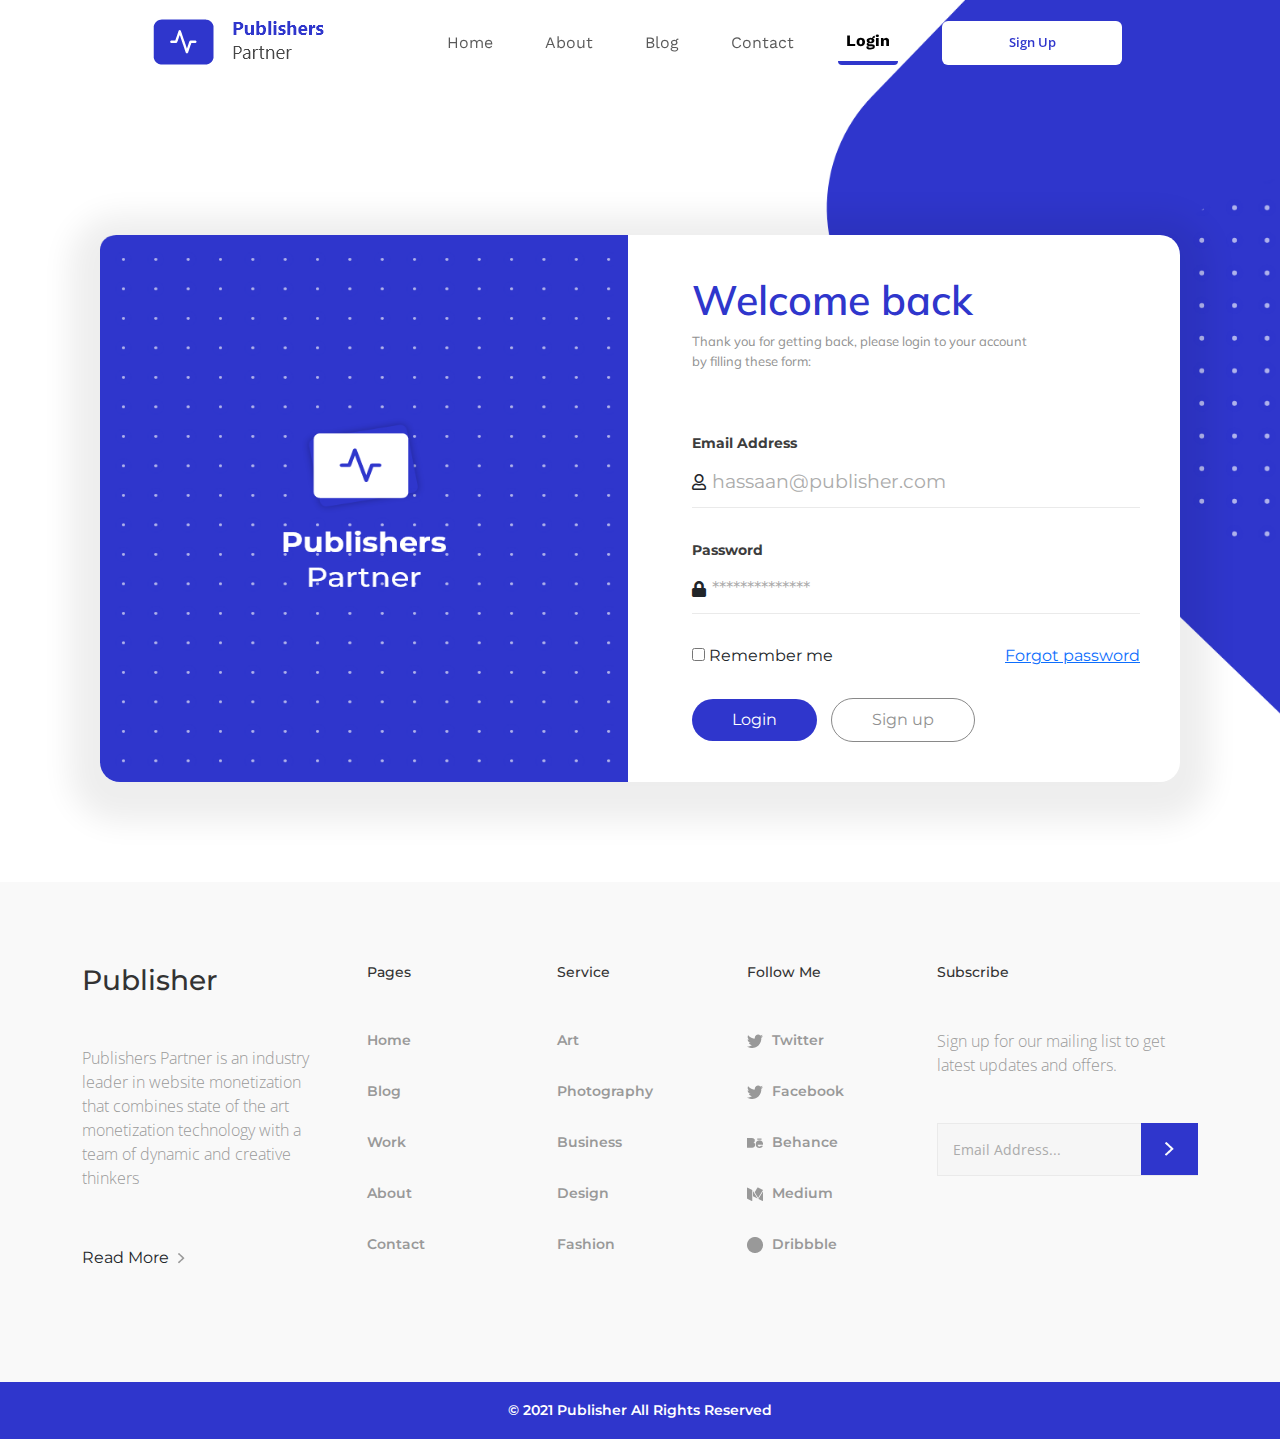
<file: login.html>
<!DOCTYPE html>
<html lang="en">

<head>
    <meta charset="UTF-8">
    <meta http-equiv="X-UA-Compatible" content="IE=edge">
    <meta name="viewport" content="width=device-width, initial-scale=1.0">
    <link href="https://cdn.jsdelivr.net/npm/bootstrap@5.0.2/dist/css/bootstrap.min.css" rel="stylesheet">
    <link rel="preconnect" href="https://fonts.googleapis.com">
    <link rel="preconnect" href="https://fonts.gstatic.com" crossorigin>
    <link
        href="https://fonts.googleapis.com/css2?family=Montserrat:wght@100;200;300;400;500;600;700;800;900&family=Open+Sans:wght@300;400;600;700;800&family=Work+Sans:wght@100;200;300;400;500;600;700;800;900&display=swap"
        rel="stylesheet">
        <link rel="preconnect" href="https://fonts.googleapis.com">
<link rel="preconnect" href="https://fonts.gstatic.com" crossorigin>
<link href="https://fonts.googleapis.com/css2?family=Mulish:wght@200;300;400;600;700;800;900&display=swap" rel="stylesheet"> 
    <link rel="stylesheet" href="https://cdnjs.cloudflare.com/ajax/libs/font-awesome/5.15.3/css/all.min.css" />
    <link rel="stylesheet"
        href="https://cdnjs.cloudflare.com/ajax/libs/OwlCarousel2/2.3.4/assets/owl.carousel.min.css" />

    <link rel="stylesheet"
        href="https://cdnjs.cloudflare.com/ajax/libs/OwlCarousel2/2.3.4/assets/owl.theme.default.min.css" />
    <title>login</title>
    <link rel="stylesheet" href="css/login.css">
</head>

<body>

    <!-- Navbar -->

    <section id="header" class="header_area sticky-top">
        <nav class="navbar navbar-expand-lg navbar-light ">
            <div class="container-fluid">
                <a class="navbar-brand" href="index.html"><img src="img/logo.png" alt=""></a>
                <button class="navbar-toggler" type="button" data-bs-toggle="collapse"
                    data-bs-target="#navbarSupportedContent" aria-controls="navbarSupportedContent"
                    aria-expanded="false" aria-label="Toggle navigation">
                    <i class="fas fa-bars"></i>
                </button>
                <div class="collapse navbar-collapse" id="navbarSupportedContent">
                    <ul class="navbar-nav align-items-center ms-auto mb-2 mb-lg-0">
                        <li class="nav-item">
                            <a class="nav-link " href="index.html">Home</a>
                        </li>
                        <li class="nav-item">
                            <a class="nav-link" href="about.html">About</a>
                        </li>
                        <li class="nav-item">
                            <a class="nav-link" href="#">Blog</a>
                        </li>
                      
                        <li class="nav-item">
                            <a class="nav-link" href="contact.html">Contact</a>
                          </li>
                          <li class="nav-item">
                            <a class="nav-link active" href="login.html">Login</a>
                        </li>
                          <li class="nav-item">
                            <a class="nav-link" href="signup.html">
                              <button class="btn custom_btn1">Sign Up</button>
                            </a>
                          </li>
                    </ul>
                </div>
            </div>
        </nav>
    </section>


    <!-- Hero Area -->


    <section>
        <div class="heroarea">
            <div class="heromain">

                <div class="row">
                    <div class="col-md-12 col-lg-6">
                        <div class="fromimg">
                            <!-- <img src="img/signupbg.png"> -->
                        </div>
                    </div>

                    <div class="col-md-12 col-lg-6">
                        <div class="mainform">
                            <h1>Welcome back</h1>
                            <p>Thank you for getting back, please login to your account <br>
                                by filling these form:</p>

                            <div class="formitems">
                                <label for="name">Email Address</label> <br>
                                <div class="form_icon">     <i class="far fa-user"></i><input type="text" placeholder="hassaan@publisher.com"> <br></div>

                                <label for="name">Password</label> <br>
                                <div class="form_icon">     <i class="fas fa-lock"></i><input type="password" placeholder="**************"> <br></div>

                        
                                </div>
<div class="remember">
    <div class="check">
        <input type="checkbox"  name="" id="checkbox1"> <label for="checkbox1">Remember me</label>
    </div>
   
    <div> <a href="#">Forgot password</a></div>
</div>

                                <div class="formbtns">
                                    <button class="btns1">Login</button>
                                    <button class="btns2">Sign up</button>
                                </div>

                            </div>
                        </div>
                    </div>
                </div>

            </div>
        </div>
    </section>









    <!-- Footer -->

    <section class="footer">
        <div class="container">
            <div class="mainfooter">
                <div class="row">

                    <div class="col-lg-3 col-md-6 col-sm-5 col-8">

                        <div class="fline1">
                            <h1>Publisher</h1>

                            <p>Publishers Partner is an industry leader in website monetization that combines state of
                                the art monetization technology with a team of dynamic and creative thinkers</p>

                            <a href="#">Read More <img src="img/readmore.png"></a>
                        </div>

                    </div>

                    <div class="col-lg-2 col-md-2 col-sm-2 col-4">

                        <div class="fline2">
                            <h1>Pages</h1>
                            <ul>
                                <li><a href="index.html">Home</a></li>
                                <li><a href="#">Blog</a></li>
                                <li><a href="#">Work</a></li>
                                <li><a href="about.html">About</a></li>
                                <li><a href="contact.html">Contact</a></li>
                            </ul>
                        </div>

                    </div>

                    <div class="col-lg-2 col-md-2 col-sm-2 col-6">

                        <div class="fline3">
                            <h1>Service</h1>
                            <ul>
                                <li><a href="#">Art</a></li>
                                <li><a href="#">Photography</a></li>
                                <li><a href="#">Business</a></li>
                                <li><a href="#">Design</a></li>
                                <li><a href="#">Fashion</a></li>
                            </ul>
                        </div>

                    </div>

                    <div class="col-lg-2 col-md-2 col-sm-3 col-6">

                        <div class="fline4">
                            <h1>Follow Me</h1>
                            <ul>
                                <li>
                                    <a href="#"> <img src="img/twitter.png"> Twitter</a>
                                </li>
                                <li><a href="#"><img src="img/twitter.png"> Facebook</a></li>
                                <li><a href="#"><img src="img/behance.png"> Behance</a></li>
                                <li> <a href="#"><img src="img/medium.png"> Medium</a></li>
                                <li><a href="#"> <img src="img/dribbble.png"> Dribbble</a></li>
                            </ul>
                        </div>

                    </div>

                    <div class="col-lg-3 col-md-12">

                        <div class="fline5">
                            <h1>Subscribe</h1>
                            <p>Sign up for our mailing list to get latest updates and offers.</p>

                            <div class="finputdiv">
                                <input type="text" placeholder="Email Address...">
                                <img src="img/ic-search.png">
                            </div>

                        </div>

                    </div>

                </div>
            </div>
        </div>
    </section>

    <div class="fuldwn">
        <p>© 2021 Publisher All Rights Reserved</p>
    </div>



    <script src="https://cdn.jsdelivr.net/npm/bootstrap@5.0.2/dist/js/bootstrap.bundle.min.js"></script>
    <script src="https://ajax.googleapis.com/ajax/libs/jquery/3.5.1/jquery.min.js"></script>
    <script src="https://cdnjs.cloudflare.com/ajax/libs/OwlCarousel2/2.3.4/owl.carousel.min.js"></script>
    <script>
        window.onscroll = function() {sticky_nav()};
  
        function sticky_nav() {
    if (document.body.scrollTop > 75 || document.documentElement.scrollTop > 75) {
      document.getElementById("header").classList.add("sticky_st");
    }else{
      document.getElementById("header").classList.remove("sticky_st");
    }
  }
      </script>
</body>

</html>
</file>
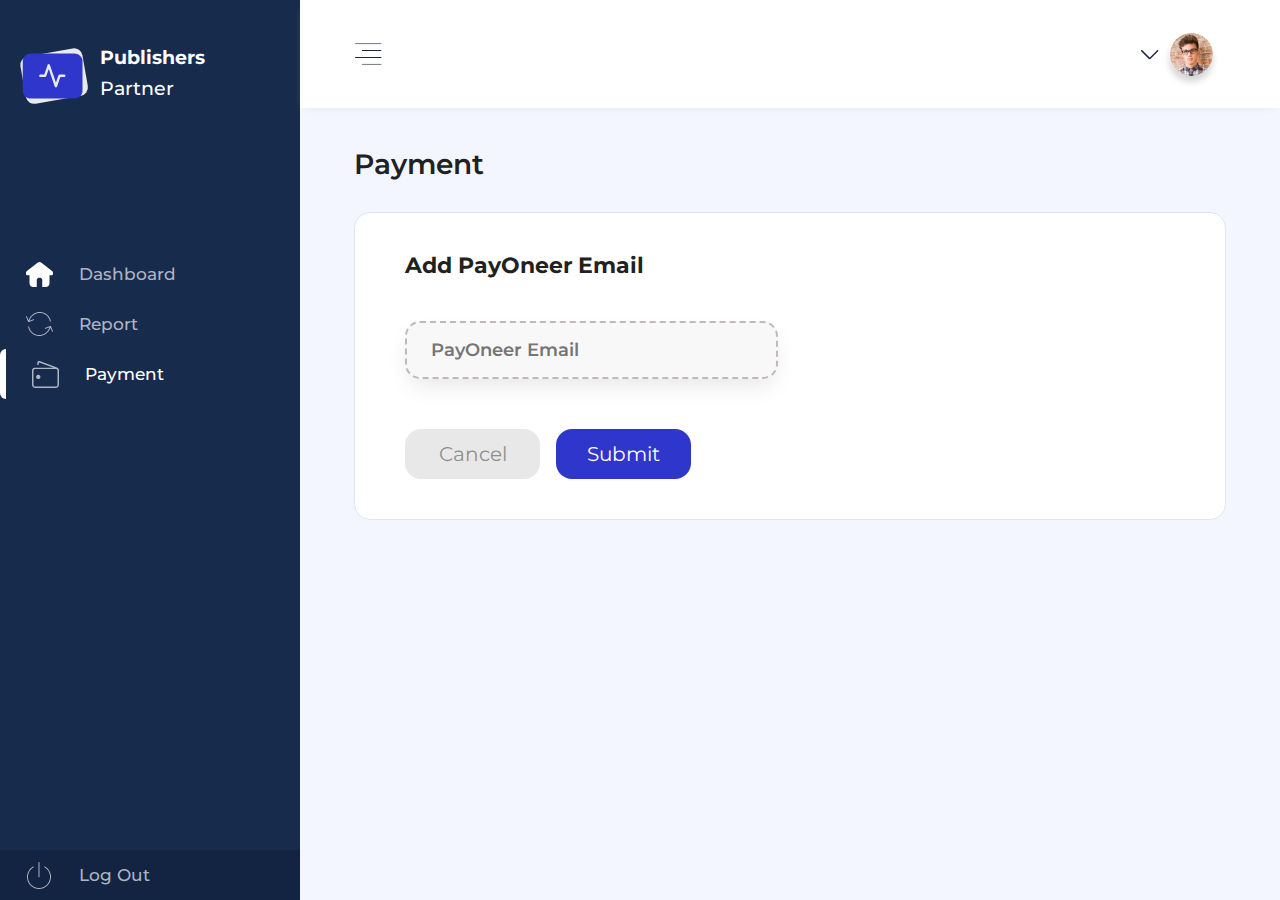
<file: payment.html>
<!DOCTYPE html>
<html lang="en">
    <head>
        <meta charset="UTF-8" />
        <meta http-equiv="X-UA-Compatible" content="IE=edge" />
        <meta name="viewport" content="width=device-width, initial-scale=1.0" />
        <link
            href="https://cdn.jsdelivr.net/npm/bootstrap@5.0.2/dist/css/bootstrap.min.css"
            rel="stylesheet"
        />
        <link rel="preconnect" href="https://fonts.googleapis.com" />
        <link rel="preconnect" href="https://fonts.gstatic.com" crossorigin />
        <link
            href="https://fonts.googleapis.com/css2?family=Montserrat:wght@100;200;300;400;500;600;700;800;900&family=Open+Sans:wght@300;400;600;700;800&family=Work+Sans:wght@100;200;300;400;500;600;700;800;900&display=swap"
            rel="stylesheet"
        />
        <title>Payment</title>
        <link rel="stylesheet" href="css/payment.css" />
    </head>

    <body>
        <!-- Navigation -->

        <section>
            <div class="mainnav">
                <div class="navigation">
                    <!-- <div class="navhead">

                    <div><img src="img/logo.png"></div>
                    <div>
                        <h2>Publishers</h2>
                        <h3>Partner</h3>
                    </div>

                </div> -->

                    <ul>
                        <li class="logoli">
                            <a href="#">
                                <span>
                                    <img
                                        class="mainlogo"
                                        src="img/ad_logo.png"
                                    />
                                </span>
                                <span>
                                    <h2>Publishers</h2>
                                    <h3>Partner</h3>
                                </span>
                            </a>
                        </li>

                        <li>
                            <a href="dashboard.html">
                                <span
                                    ><img class="navicon" src="img/home.png"
                                /></span>
                                <span class="title">Dashboard</span>
                            </a>
                        </li>

                        <li>
                            <a href="reports.html">
                                <span
                                    ><img class="navicon" src="img/report.png"
                                /></span>
                                <span class="title">Report</span>
                            </a>
                        </li>

                        <li class="active_page">
                            <a href="payment.html">
                                <span
                                    ><img class="navicon" src="img/payment.png"
                                /></span>
                                <span class="title active">Payment</span>
                            </a>
                        </li>

                        <li>
                            <a href="#">
                                <span
                                    ><img class="navicon" src="img/logout.png"
                                /></span>
                                <span class="title">Log Out</span>
                            </a>
                        </li>
                    </ul>

                    <!-- <div class="navftr">
                    <ul>
                        <li>
                            <span><img src="img/logout.png"></span>
                            <span>Log Out</span>
                        </li>
                    </ul>
                </div> -->
                </div>
            </div>
        </section>

        <section class="main">
            <div class="topbar sticky-top">
                <div class="toggle" onclick="toggleMenu();">
                    <img src="img/burger.png" />
                </div>
                <div class="mob_logo">
                    <img src="img/logo.png" alt="" />
                </div>
                <div class="dropdown">
                    <button
                        class="btn user"
                        type="button"
                        id="dropdownMenuButton1"
                        data-bs-toggle="dropdown"
                        aria-expanded="false"
                    >
                        <div class="userdwn">
                            <img src="img/prodwn.png" />
                        </div>
                        <div class="userpro">
                            <img src="img/Profile.png" />
                        </div>
                    </button>
                    <ul
                        class="dropdown-menu dropdown-menu-end"
                        aria-labelledby="dropdownMenuButton1"
                    >
                        <li>
                            <a class="dropdown-item" href="profile.html"
                                >Profile</a
                            >
                        </li>
                        <li>
                            <a class="dropdown-item" href="edit_profile.html"
                                >Edit Profile</a
                            >
                        </li>
                        <li>
                            <a class="dropdown-item" href="#">log out</a>
                        </li>
                    </ul>
                </div>
            </div>

            <div class="mainbody">
                <div class="firstsec">
                    <h1>Payment</h1>
                </div>

                <div class="secondsec">
                    <div class="row">
                        <div class="col-lg-6">
                            <div class="payemail">
                                <h1>Add PayOneer Email</h1>
                                <input
                                    type="name"
                                    placeholder="PayOneer Email"
                                />
                                <button class="cencelbtn">Cancel</button>
                                <button class="subbtn">Submit</button>
                            </div>
                        </div>

                        <div class="col-lg-6"></div>
                    </div>
                </div>
            </div>
        </section>

        <script>
            function toggleMenu() {
                toggle = document.querySelector(".toggle");
                navigation = document.querySelector(".navigation");
                main = document.querySelector(".main");
                logoli = document.querySelector(".logoli");
                toggle.classList.toggle("active");
                navigation.classList.toggle("active");
                main.classList.toggle("active");
                logoli.classList.toggle("active");
            }
        </script>

        <script src="https://cdn.jsdelivr.net/npm/bootstrap@5.0.2/dist/js/bootstrap.bundle.min.js"></script>
    </body>
</html>
</file>
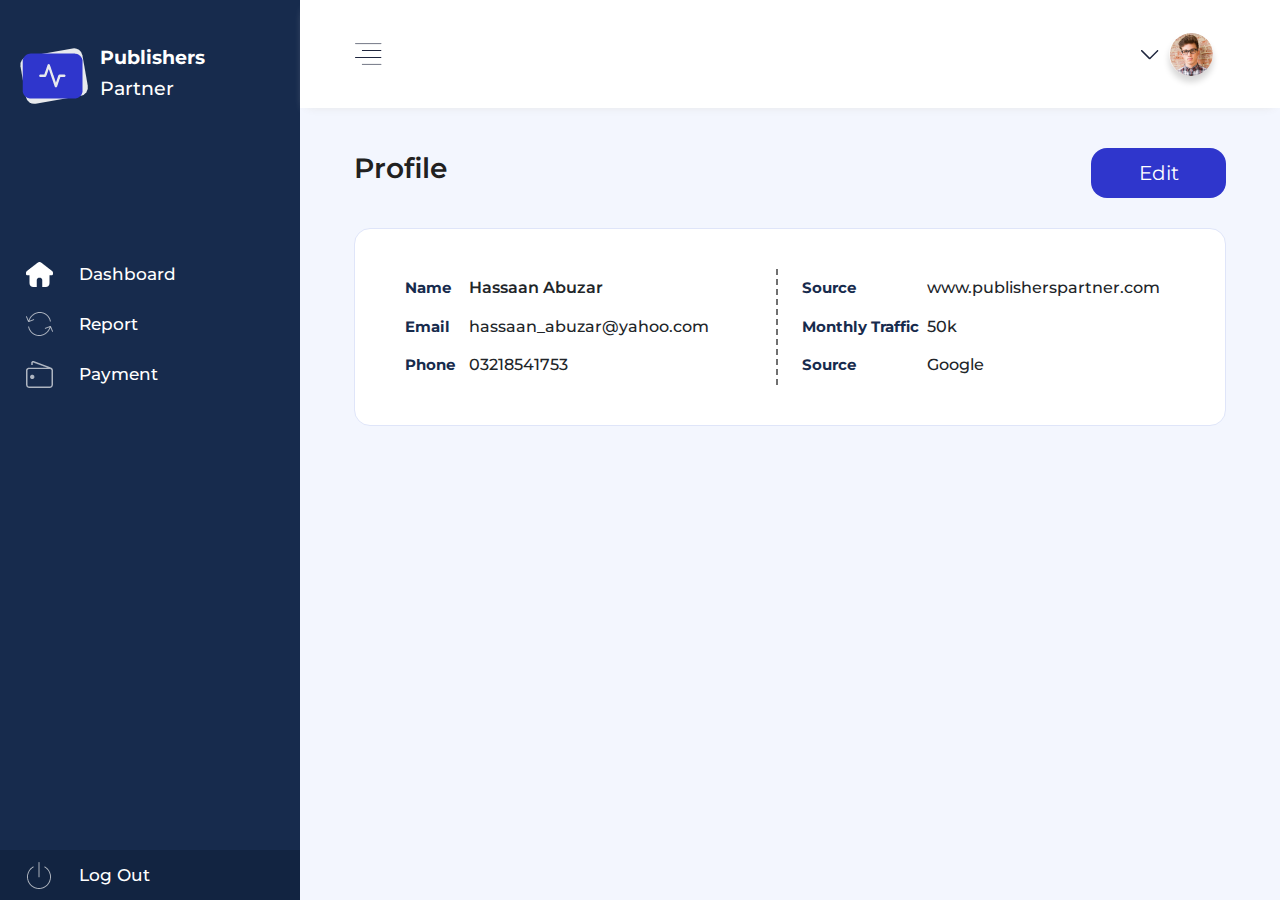
<file: profile.html>
<!DOCTYPE html>
<html lang="en">
    <head>
        <meta charset="UTF-8" />
        <meta http-equiv="X-UA-Compatible" content="IE=edge" />
        <meta name="viewport" content="width=device-width, initial-scale=1.0" />
        <link
            href="https://cdn.jsdelivr.net/npm/bootstrap@5.0.2/dist/css/bootstrap.min.css"
            rel="stylesheet"
        />
        <link rel="preconnect" href="https://fonts.googleapis.com" />
        <link rel="preconnect" href="https://fonts.gstatic.com" crossorigin />
        <link
            href="https://fonts.googleapis.com/css2?family=Montserrat:wght@100;200;300;400;500;600;700;800;900&family=Open+Sans:wght@300;400;600;700;800&family=Work+Sans:wght@100;200;300;400;500;600;700;800;900&display=swap"
            rel="stylesheet"
        />
        <title>Profile</title>
        <link rel="stylesheet" href="css/profile.css" />
    </head>

    <body>
        <!-- Navigation -->

        <section>
            <div class="mainnav">
                <div class="navigation">
                    <!-- <div class="navhead">

                    <div><img src="img/logo.png"></div>
                    <div>
                        <h2>Publishers</h2>
                        <h3>Partner</h3>
                    </div>

                </div> -->

                    <ul>
                        <li class="logoli">
                            <a href="#">
                                <span>
                                    <img
                                        class="mainlogo"
                                        src="img/ad_logo.png"
                                    />
                                </span>
                                <span>
                                    <h2>Publishers</h2>
                                    <h3>Partner</h3>
                                </span>
                            </a>
                        </li>

                        <li>
                            <a href="dashboard.html">
                                <span
                                    ><img class="navicon" src="img/home.png"
                                /></span>
                                <span class="title">Dashboard</span>
                            </a>
                        </li>

                        <li>
                            <a href="reports.html">
                                <span
                                    ><img class="navicon" src="img/report.png"
                                /></span>
                                <span class="title">Report</span>
                            </a>
                        </li>

                        <li>
                            <a href="payment.html">
                                <span
                                    ><img class="navicon" src="img/payment.png"
                                /></span>
                                <span class="title">Payment</span>
                            </a>
                        </li>

                        <li>
                            <a href="#">
                                <span
                                    ><img class="navicon" src="img/logout.png"
                                /></span>
                                <span class="title">Log Out</span>
                            </a>
                        </li>
                    </ul>

                    <!-- <div class="navftr">
                    <ul>
                        <li>
                            <span><img src="img/logout.png"></span>
                            <span>Log Out</span>
                        </li>
                    </ul>
                </div> -->
                </div>
            </div>
        </section>

        <section class="main">
            <div class="topbar sticky-top">
                <div class="toggle" onclick="toggleMenu();">
                    <img src="img/burger.png" />
                </div>
                <div class="mob_logo">
                    <img src="img/logo.png" alt="" />
                </div>
                <div class="dropdown">
                    <button
                        class="btn user"
                        type="button"
                        id="dropdownMenuButton1"
                        data-bs-toggle="dropdown"
                        aria-expanded="false"
                    >
                        <div class="userdwn">
                            <img src="img/prodwn.png" />
                        </div>
                        <div class="userpro">
                            <img src="img/Profile.png" />
                        </div>
                    </button>
                    <ul
                        class="dropdown-menu dropdown-menu-end"
                        aria-labelledby="dropdownMenuButton1"
                    >
                        <li>
                            <a class="dropdown-item" href="profile.html"
                                >Profile</a
                            >
                        </li>
                        <li>
                            <a class="dropdown-item" href="edit_profile.html"
                                >Edit Profile</a
                            >
                        </li>
                        <li>
                            <a class="dropdown-item" href="#">log out</a>
                        </li>
                    </ul>
                </div>
            </div>

            <div class="mainbody">
                <div class="firstsec">
                    <div class="div">
                        <h1>Profile</h1>
                    </div>
                    <div>
                        <a href="edit_profile.html">
                            <button>Edit</button>
                        </a>
                    </div>
                </div>

                <div class="secondsec">
                    <div class="row">
                        <div class="col-md-6">
                            <div class="names">
                                <table>
                                    <tr>
                                        <td class="names1">Name</td>
                                        <td
                                            class="names2"
                                            style="font-weight: 600"
                                        >
                                            Hassaan Abuzar
                                        </td>
                                    </tr>
                                    <tr>
                                        <th class="names1">Email</th>
                                        <th class="names2">
                                            hassaan_abuzar@yahoo.com
                                        </th>
                                    </tr>
                                    <tr>
                                        <th class="names1">Phone</th>
                                        <th class="names2">03218541753</th>
                                    </tr>
                                </table>
                            </div>
                        </div>

                        <div class="col-md-6">
                            <div class="addreses">
                                <table>
                                    <tr>
                                        <td class="names1">Source</td>
                                        <td class="names2">
                                            www.publisherspartner.com
                                        </td>
                                    </tr>
                                    <tr>
                                        <th class="names1">Monthly Traffic</th>
                                        <th class="names2">50k</th>
                                    </tr>
                                    <tr>
                                        <th class="names1">Source</th>
                                        <th class="names2">Google</th>
                                    </tr>
                                </table>
                            </div>
                        </div>
                    </div>
                </div>
            </div>
        </section>

        <script>
            function toggleMenu() {
                toggle = document.querySelector(".toggle");
                navigation = document.querySelector(".navigation");
                main = document.querySelector(".main");
                logoli = document.querySelector(".logoli");
                toggle.classList.toggle("active");
                navigation.classList.toggle("active");
                main.classList.toggle("active");
                logoli.classList.toggle("active");
            }
        </script>

        <script src="https://cdn.jsdelivr.net/npm/bootstrap@5.0.2/dist/js/bootstrap.bundle.min.js"></script>
    </body>
</html>
</file>
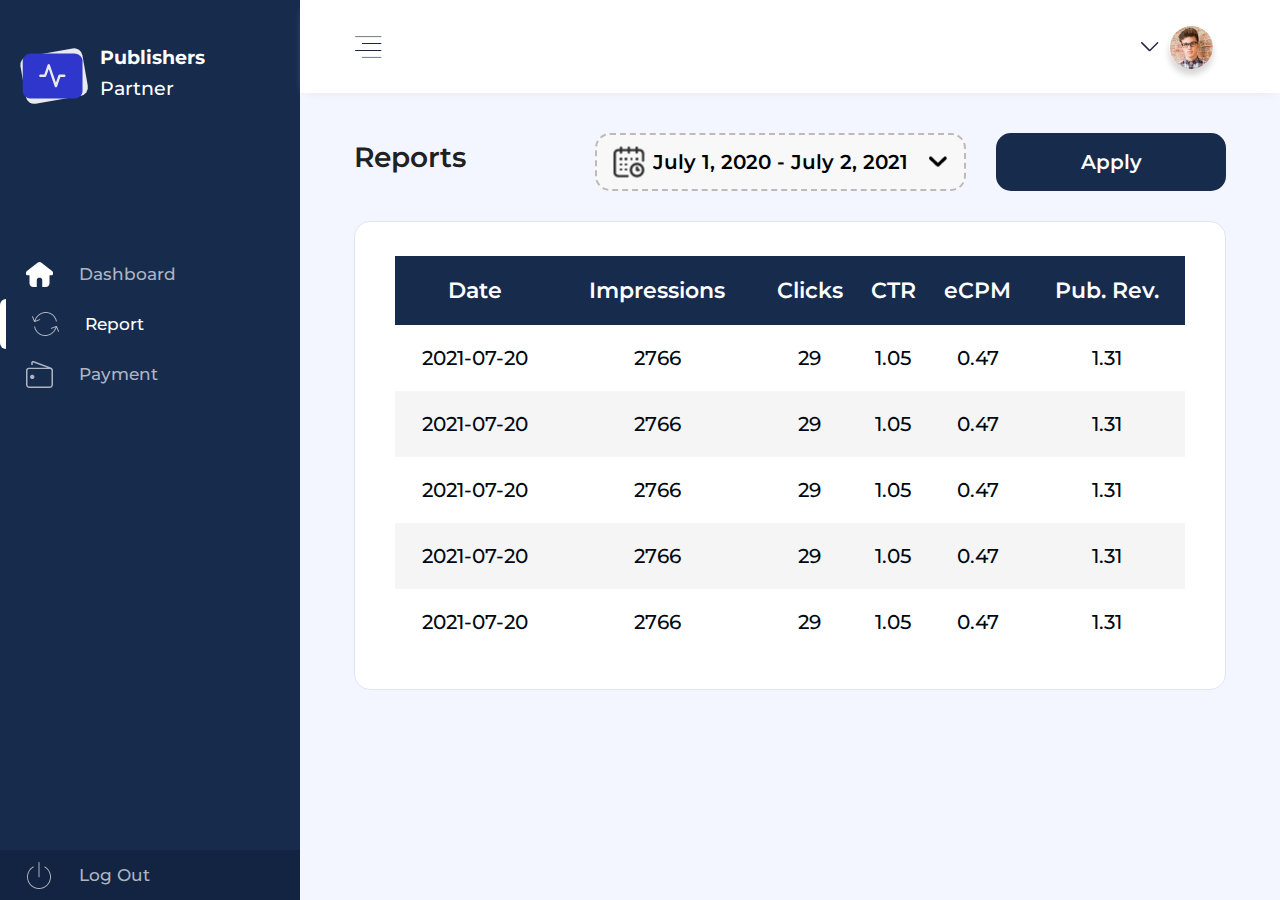
<file: reports.html>
<!DOCTYPE html>
<html lang="en">
    <head>
        <meta charset="UTF-8" />
        <meta http-equiv="X-UA-Compatible" content="IE=edge" />
        <meta name="viewport" content="width=device-width, initial-scale=1.0" />
        <link
            href="https://cdn.jsdelivr.net/npm/bootstrap@5.0.2/dist/css/bootstrap.min.css"
            rel="stylesheet"
        />
        <link rel="preconnect" href="https://fonts.googleapis.com" />
        <link rel="preconnect" href="https://fonts.gstatic.com" crossorigin />
        <link
            href="https://fonts.googleapis.com/css2?family=Montserrat:wght@100;200;300;400;500;600;700;800;900&family=Open+Sans:wght@300;400;600;700;800&family=Work+Sans:wght@100;200;300;400;500;600;700;800;900&display=swap"
            rel="stylesheet"
        />
        <title>Reports</title>
        <link rel="stylesheet" href="css/reports.css" />
    </head>

    <body>
        <!-- Navigation -->

        <section>
            <div class="mainnav">
                <div class="navigation">
                    <!-- <div class="navhead">

                    <div><img src="img/logo.png"></div>
                    <div>
                        <h2>Publishers</h2>
                        <h3>Partner</h3>
                    </div>

                </div> -->

                    <ul>
                        <li class="logoli">
                            <a href="#">
                                <span>
                                    <img
                                        class="mainlogo"
                                        src="img/ad_logo.png"
                                    />
                                </span>
                                <span>
                                    <h2>Publishers</h2>
                                    <h3>Partner</h3>
                                </span>
                            </a>
                        </li>

                        <li>
                            <a href="dashboard.html">
                                <span
                                    ><img class="navicon" src="img/home.png"
                                /></span>
                                <span class="title">Dashboard</span>
                            </a>
                        </li>

                        <li class="active_page">
                            <a href="reports.html">
                                <span
                                    ><img class="navicon" src="img/report.png"
                                /></span>
                                <span class="title active">Report</span>
                            </a>
                        </li>

                        <li>
                            <a href="payment.html">
                                <span
                                    ><img class="navicon" src="img/payment.png"
                                /></span>
                                <span class="title">Payment</span>
                            </a>
                        </li>

                        <li>
                            <a href="#">
                                <span
                                    ><img class="navicon" src="img/logout.png"
                                /></span>
                                <span class="title">Log Out</span>
                            </a>
                        </li>
                    </ul>

                    <!-- <div class="navftr">
                    <ul>
                        <li>
                            <span><img src="img/logout.png"></span>
                            <span>Log Out</span>
                        </li>
                    </ul>
                </div> -->
                </div>
            </div>
        </section>

        <section class="main">
            <div class="topbar sticky-top">
                <div class="toggle" onclick="toggleMenu();">
                    <img src="img/burger.png" />
                </div>
                <div class="mob_logo">
                    <img src="img/logo.png" alt="" />
                </div>
                <div class="dropdown">
                    <button
                        class="btn user"
                        type="button"
                        id="dropdownMenuButton1"
                        data-bs-toggle="dropdown"
                        aria-expanded="false"
                    >
                        <div class="userdwn">
                            <img src="img/prodwn.png" />
                        </div>
                        <div class="userpro">
                            <img src="img/Profile.png" />
                        </div>
                    </button>
                    <ul
                        class="dropdown-menu dropdown-menu-end"
                        aria-labelledby="dropdownMenuButton1"
                    >
                        <li>
                            <a class="dropdown-item" href="profile.html"
                                >Profile</a
                            >
                        </li>
                        <li>
                            <a class="dropdown-item" href="edit_profile.html"
                                >Edit Profile</a
                            >
                        </li>
                        <li>
                            <a class="dropdown-item" href="#">log out</a>
                        </li>
                    </ul>
                </div>
            </div>

            <div class="mainbody">
                <div class="firstsec">
                    <h1>Reports</h1>

                    <div class="options">
                        <div class="optionsec">
                            <img src="img/calendar.png" class="calender" />
                            <select name="date" id="">
                                <option value="0">
                                    July 1, 2020 - July 2, 2021
                                </option>
                                <option value="1">
                                    July 1, 2020 - July 2, 2021
                                </option>
                                <option value="2">
                                    July 1, 2020 - July 2, 2021
                                </option>
                            </select>

                            <img src="img/optiondwn.png" class="optiondwn" />
                        </div>

                        <div class="optionbtn">
                            <button>Apply</button>
                        </div>
                    </div>
                </div>

                <div class="secondsec">
                    <div class="tables">
                        <table>
                            <tr class="headtble">
                                <th>Date</th>
                                <th>Impressions</th>
                                <th>Clicks</th>
                                <th>CTR</th>
                                <th>eCPM</th>
                                <th>Pub. Rev.</th>
                            </tr>
                            <tr>
                                <td>2021-07-20</td>
                                <td>2766</td>
                                <td>29</td>
                                <td>1.05</td>
                                <td>0.47</td>
                                <td>1.31</td>
                            </tr>
                            <tr class="tablemiddle">
                                <td>2021-07-20</td>
                                <td>2766</td>
                                <td>29</td>
                                <td>1.05</td>
                                <td>0.47</td>
                                <td>1.31</td>
                            </tr>
                            <tr>
                                <td>2021-07-20</td>
                                <td>2766</td>
                                <td>29</td>
                                <td>1.05</td>
                                <td>0.47</td>
                                <td>1.31</td>
                            </tr>
                            <tr class="tablemiddle">
                                <td>2021-07-20</td>
                                <td>2766</td>
                                <td>29</td>
                                <td>1.05</td>
                                <td>0.47</td>
                                <td>1.31</td>
                            </tr>
                            <tr>
                                <td>2021-07-20</td>
                                <td>2766</td>
                                <td>29</td>
                                <td>1.05</td>
                                <td>0.47</td>
                                <td>1.31</td>
                            </tr>
                        </table>
                    </div>
                </div>
            </div>
        </section>

        <script>
            function toggleMenu() {
                toggle = document.querySelector(".toggle");
                navigation = document.querySelector(".navigation");
                main = document.querySelector(".main");
                logoli = document.querySelector(".logoli");
                toggle.classList.toggle("active");
                navigation.classList.toggle("active");
                main.classList.toggle("active");
                logoli.classList.toggle("active");
            }
        </script>

        <script src="https://cdn.jsdelivr.net/npm/bootstrap@5.0.2/dist/js/bootstrap.bundle.min.js"></script>
    </body>
</html>
</file>
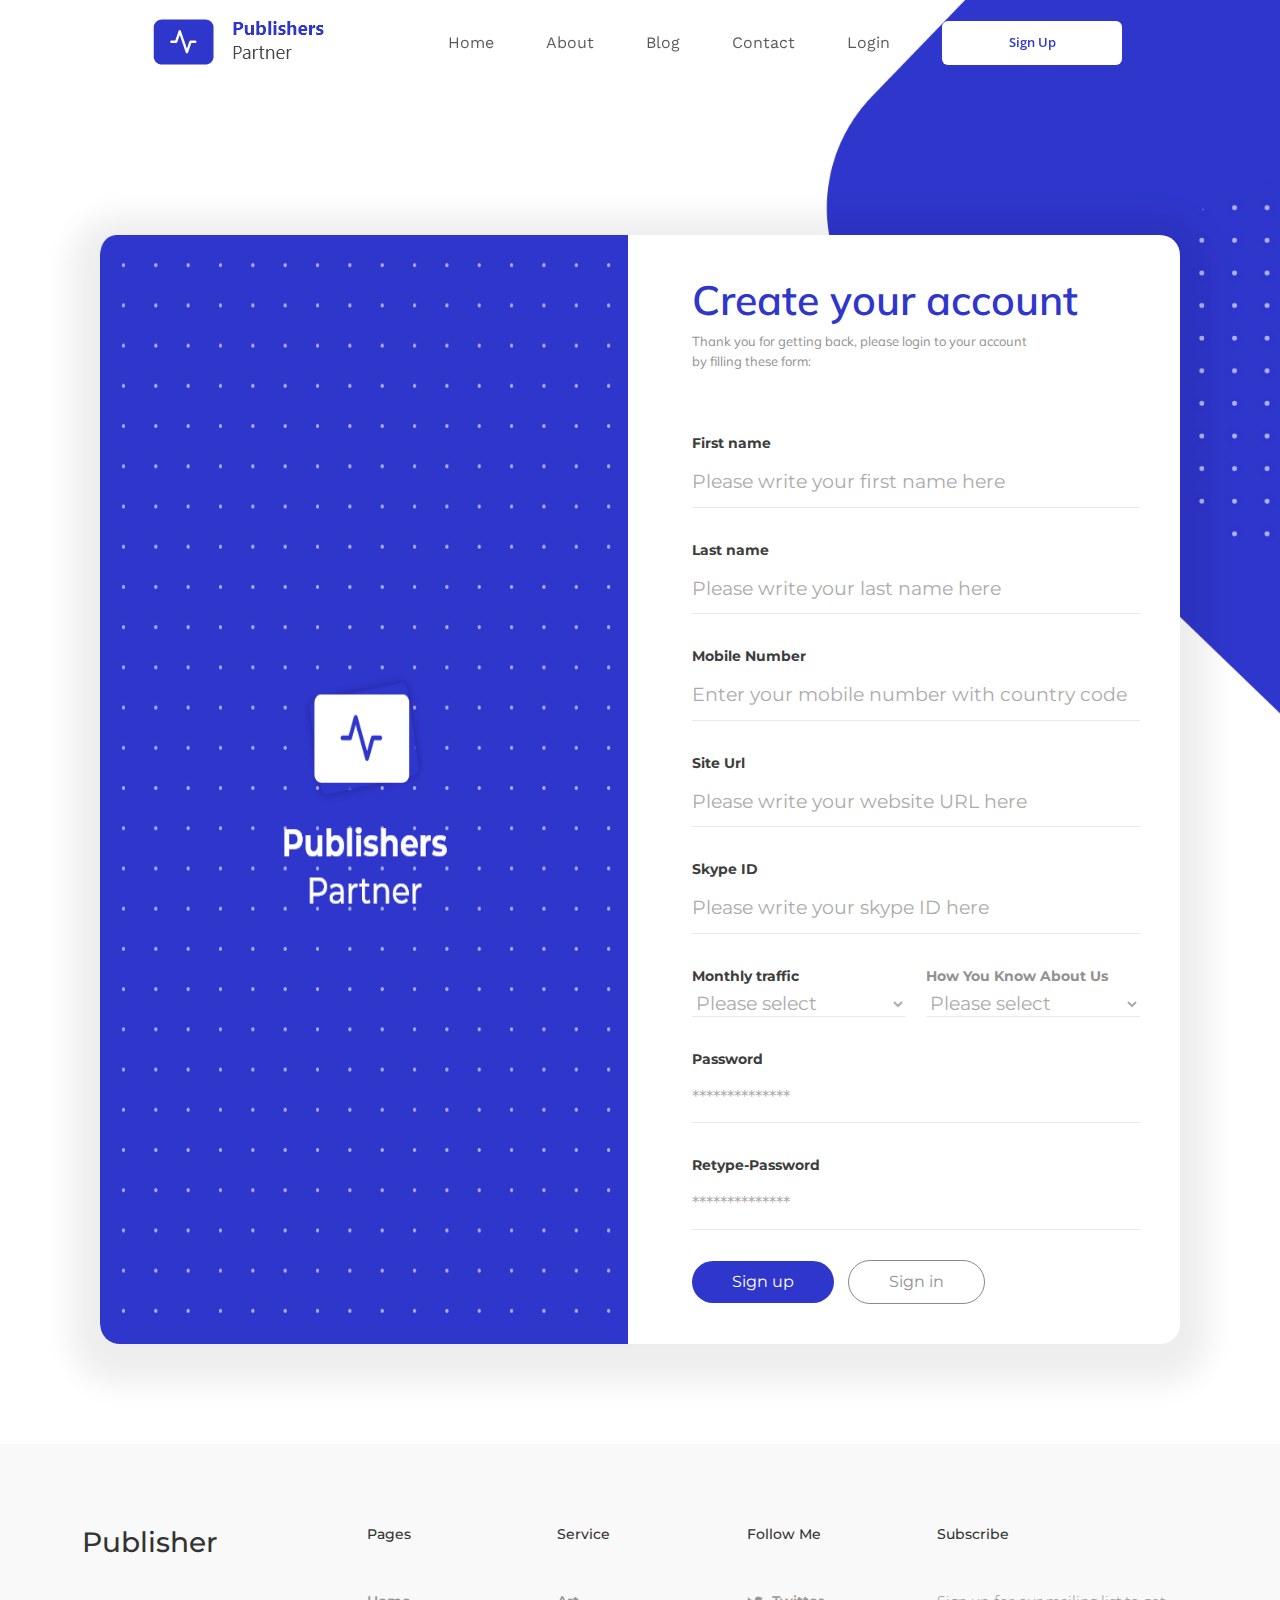
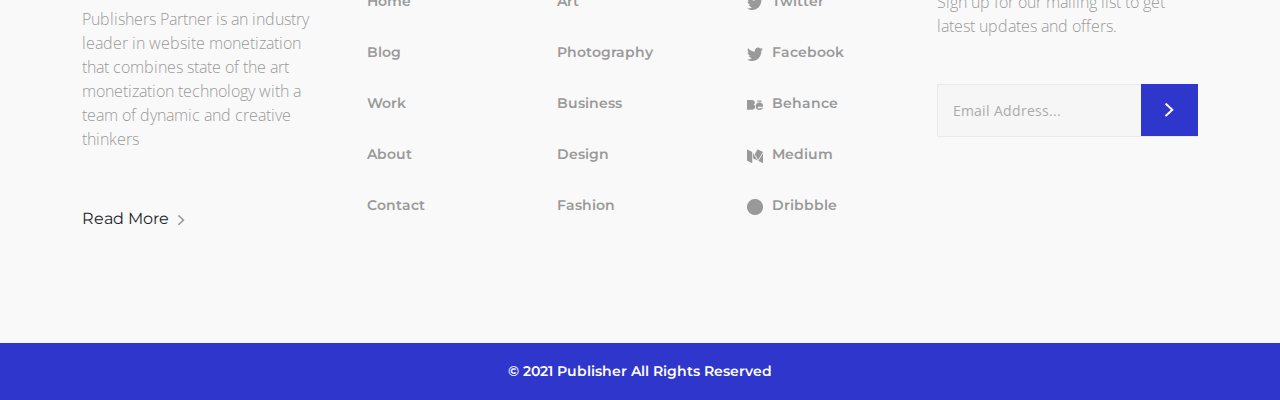
<file: signup.html>
<!DOCTYPE html>
<html lang="en">
    <head>
        <meta charset="UTF-8" />
        <meta http-equiv="X-UA-Compatible" content="IE=edge" />
        <meta name="viewport" content="width=device-width, initial-scale=1.0" />
        <link
            href="https://cdn.jsdelivr.net/npm/bootstrap@5.0.2/dist/css/bootstrap.min.css"
            rel="stylesheet"
        />
        <link rel="preconnect" href="https://fonts.googleapis.com" />
        <link rel="preconnect" href="https://fonts.gstatic.com" crossorigin />
        <link
            href="https://fonts.googleapis.com/css2?family=Montserrat:wght@100;200;300;400;500;600;700;800;900&family=Open+Sans:wght@300;400;600;700;800&family=Work+Sans:wght@100;200;300;400;500;600;700;800;900&display=swap"
            rel="stylesheet"
        />
        <link rel="preconnect" href="https://fonts.googleapis.com" />
        <link rel="preconnect" href="https://fonts.gstatic.com" crossorigin />
        <link
            href="https://fonts.googleapis.com/css2?family=Mulish:wght@200;300;400;600;700;800;900&display=swap"
            rel="stylesheet"
        />
        <link
            rel="stylesheet"
            href="https://cdnjs.cloudflare.com/ajax/libs/font-awesome/5.15.3/css/all.min.css"
        />
        <link
            rel="stylesheet"
            href="https://cdnjs.cloudflare.com/ajax/libs/OwlCarousel2/2.3.4/assets/owl.carousel.min.css"
        />

        <link
            rel="stylesheet"
            href="https://cdnjs.cloudflare.com/ajax/libs/OwlCarousel2/2.3.4/assets/owl.theme.default.min.css"
        />
        <title>Sign Up</title>
        <link rel="stylesheet" href="css/signup.css" />
    </head>

    <body>
        <!-- Navbar -->

        <section id="header" class="header_area sticky-top">
            <nav class="navbar navbar-expand-lg navbar-light">
                <div class="container-fluid">
                    <a class="navbar-brand" href="index.html"
                        ><img src="img/logo.png" alt=""
                    /></a>
                    <button
                        class="navbar-toggler"
                        type="button"
                        data-bs-toggle="collapse"
                        data-bs-target="#navbarSupportedContent"
                        aria-controls="navbarSupportedContent"
                        aria-expanded="false"
                        aria-label="Toggle navigation"
                    >
                        <i class="fas fa-bars"></i>
                    </button>
                    <div
                        class="collapse navbar-collapse"
                        id="navbarSupportedContent"
                    >
                        <ul
                            class="
                                navbar-nav
                                align-items-center
                                ms-auto
                                mb-2 mb-lg-0
                            "
                        >
                            <li class="nav-item">
                                <a class="nav-link" href="index.html">Home</a>
                            </li>
                            <li class="nav-item">
                                <a class="nav-link" href="about.html">About</a>
                            </li>
                            <li class="nav-item">
                                <a class="nav-link" href="#">Blog</a>
                            </li>

                            <li class="nav-item">
                                <a class="nav-link" href="contact.html"
                                    >Contact</a
                                >
                            </li>
                            <li class="nav-item">
                                <a class="nav-link" href="login.html">Login</a>
                            </li>
                            <li class="nav-item">
                                <a class="nav-link" href="signup.html">
                                    <button class="btn custom_btn1">
                                        Sign Up
                                    </button>
                                </a>
                            </li>
                        </ul>
                    </div>
                </div>
            </nav>
        </section>

        <!-- Hero Area -->

        <section>
            <div class="heroarea">
                <div class="heromain">
                    <div class="row">
                        <div class="col-md-12 col-lg-6">
                            <div class="fromimg">
                                <!-- <img src="img/signupbg.png"> -->
                            </div>
                        </div>

                        <div class="col-md-12 col-lg-6">
                            <div class="mainform">
                                <h1>Create your account</h1>
                                <p>
                                    Thank you for getting back, please login to
                                    your account <br />
                                    by filling these form:
                                </p>

                                <div class="formitems">
                                    <label for="name">First name</label> <br />
                                    <input
                                        type="text"
                                        placeholder="Please write your first name here"
                                    />
                                    <br />

                                    <label for="name">Last name</label> <br />
                                    <input
                                        type="text"
                                        placeholder="Please write your last name here"
                                    />
                                    <br />

                                    <label for="name">Mobile Number</label>
                                    <br />
                                    <input
                                        type="text"
                                        placeholder="Enter your mobile number with country code"
                                    />
                                    <br />

                                    <label for="name">Site Url</label> <br />
                                    <input
                                        type="text"
                                        placeholder="Please write your website URL here"
                                    />
                                    <br />

                                    <label for="name">Skype ID</label> <br />
                                    <input
                                        type="text"
                                        placeholder="Please write your skype ID here"
                                    />
                                    <br />

                                    <div class="options">
                                        <div class="option1">
                                            <label for="name"
                                                >Monthly traffic</label
                                            >
                                            <br />
                                            <select>
                                                <option value="0">
                                                    Please select
                                                </option>
                                                <option value="1">50k</option>
                                                <option value="2">
                                                    50k-100k
                                                </option>
                                                <option value="3">
                                                    100k-500k
                                                </option>
                                                <option value="3">
                                                    500k-1M
                                                </option>
                                                <option value="3">1M-5M</option>
                                                <option value="3">
                                                    5M-10M
                                                </option>
                                            </select>
                                        </div>

                                        <div class="option2">
                                            <label for="name"
                                                >How You Know About Us</label
                                            >
                                            <br />
                                            <select>
                                                <option value="0">
                                                    Please select
                                                </option>
                                                <option value="1">
                                                    Google
                                                </option>
                                                <option value="2">
                                                    Search
                                                </option>
                                                <option value="3">Email</option>
                                                <option value="3">
                                                    Social Media
                                                </option>
                                                <option value="3">Other</option>
                                            </select>
                                        </div>
                                    </div>

                                    <label for="name">Password</label> <br />
                                    <input
                                        type="password"
                                        placeholder="**************"
                                    />
                                    <br />

                                    <label for="name">Retype-Password</label>
                                    <br />
                                    <input
                                        type="password"
                                        placeholder="**************"
                                    />
                                    <br />

                                    <div class="formbtns">
                                        <button class="btns1">Sign up</button>
                                        <button class="btns2">Sign in</button>
                                    </div>
                                </div>
                            </div>
                        </div>
                    </div>
                </div>
            </div>
        </section>

        <!-- Footer -->

        <section class="footer">
            <div class="container">
                <div class="mainfooter">
                    <div class="row">
                        <div class="col-lg-3 col-md-6 col-sm-5 col-8">
                            <div class="fline1">
                                <h1>Publisher</h1>

                                <p>
                                    Publishers Partner is an industry leader in
                                    website monetization that combines state of
                                    the art monetization technology with a team
                                    of dynamic and creative thinkers
                                </p>

                                <a href="#"
                                    >Read More <img src="img/readmore.png"
                                /></a>
                            </div>
                        </div>

                        <div class="col-lg-2 col-md-2 col-sm-2 col-4">
                            <div class="fline2">
                                <h1>Pages</h1>
                                <ul>
                                    <li><a href="index.html">Home</a></li>
                                    <li><a href="#">Blog</a></li>
                                    <li><a href="#">Work</a></li>
                                    <li><a href="about.html">About</a></li>
                                    <li><a href="contact.html">Contact</a></li>
                                </ul>
                            </div>
                        </div>

                        <div class="col-lg-2 col-md-2 col-sm-2 col-6">
                            <div class="fline3">
                                <h1>Service</h1>
                                <ul>
                                    <li><a href="#">Art</a></li>
                                    <li><a href="#">Photography</a></li>
                                    <li><a href="#">Business</a></li>
                                    <li><a href="#">Design</a></li>
                                    <li><a href="#">Fashion</a></li>
                                </ul>
                            </div>
                        </div>

                        <div class="col-lg-2 col-md-2 col-sm-3 col-6">
                            <div class="fline4">
                                <h1>Follow Me</h1>
                                <ul>
                                    <li>
                                        <a href="#">
                                            <img src="img/twitter.png" />
                                            Twitter</a
                                        >
                                    </li>
                                    <li>
                                        <a href="#"
                                            ><img src="img/twitter.png" />
                                            Facebook</a
                                        >
                                    </li>
                                    <li>
                                        <a href="#"
                                            ><img src="img/behance.png" />
                                            Behance</a
                                        >
                                    </li>
                                    <li>
                                        <a href="#"
                                            ><img src="img/medium.png" />
                                            Medium</a
                                        >
                                    </li>
                                    <li>
                                        <a href="#">
                                            <img src="img/dribbble.png" />
                                            Dribbble</a
                                        >
                                    </li>
                                </ul>
                            </div>
                        </div>

                        <div class="col-lg-3 col-md-12">
                            <div class="fline5">
                                <h1>Subscribe</h1>
                                <p>
                                    Sign up for our mailing list to get latest
                                    updates and offers.
                                </p>

                                <div class="finputdiv">
                                    <input
                                        type="text"
                                        placeholder="Email Address..."
                                    />
                                    <img src="img/ic-search.png" />
                                </div>
                            </div>
                        </div>
                    </div>
                </div>
            </div>
        </section>

        <div class="fuldwn">
            <p>© 2021 Publisher All Rights Reserved</p>
        </div>

        <script src="https://cdn.jsdelivr.net/npm/bootstrap@5.0.2/dist/js/bootstrap.bundle.min.js"></script>
        <script src="https://ajax.googleapis.com/ajax/libs/jquery/3.5.1/jquery.min.js"></script>
        <script src="https://cdnjs.cloudflare.com/ajax/libs/OwlCarousel2/2.3.4/owl.carousel.min.js"></script>
        <script>
            window.onscroll = function () {
                sticky_nav();
            };

            function sticky_nav() {
                if (
                    document.body.scrollTop > 75 ||
                    document.documentElement.scrollTop > 75
                ) {
                    document
                        .getElementById("header")
                        .classList.add("sticky_st");
                } else {
                    document
                        .getElementById("header")
                        .classList.remove("sticky_st");
                }
            }
        </script>
    </body>
</html>
</file>
<file: css/about.css>
* {
    padding: 0;
    margin: 0;
    box-sizing: border-box;
    font-family: "Montserrat", sans-serif;
}
h1 {
    font-family: "Work Sans", sans-serif;
}

:root {
    --main_clr: #2f36cc;
}
/* sticky style */
.header_area {
    transition: all 0.3s;
}
.sticky_st {
    transition: all 0.3s;
    background-color: #ffffff;
    box-shadow: 0 3px 1rem rgba(0, 0, 0, 0.1);
}
.sticky_st nav {
    transition: 0.3s;
    padding: 0;
}
.sticky_st .custom_btn1 {
    border: 1px solid var(--main_clr);
}
.sticky_st .fa-bars {
    color: var(--main_clr);
}
/* sticky style end */

.fa-bars {
    color: #ffffff;
}
.navbar-toggler.collapsed:focus:focus-visible {
    box-shadow: none;
}
.navbar-toggler.collapsed:focus {
    box-shadow: none;
}
.navbar-toggler:focus {
    box-shadow: none;
}
body {
    background-image: url(../img/main_bg2.png);

    background-position: top right;
    background-repeat: no-repeat;
}
.container-fluid {
    padding-left: 200px !important;
    padding-right: 200px !important;
}
.custom_btn1 {
    width: 180px;
    height: 44px;
    background-color: #ffffff;
    font-size: 13px;
    font-weight: 600;
    color: var(--main_clr);
    font-family: "Open Sans", sans-serif;
    transition: 0.2s;
}
.custom_btn1:hover {
    background-color: var(--main_clr);
    color: #ffffff;
    border: 1px solid #ffffff;
}
.nav-link {
    font-family: "Work Sans", sans-serif;
    font-size: 18px;
}
.nav-item {
    margin-left: 59px;
}
.nav-link.active {
    font-weight: 700;
    border-bottom: 4px solid var(--main_clr);
    border-radius: 4px;
}
/* hero */
.hero {
    padding-top: 170px;
    padding-bottom: 70px;
    position: relative;
}
.hero h1 {
    font-size: 54px;
}
.hero .hero_head {
    font-family: "Work Sans", sans-serif;
    font-size: 54px;
    font-weight: 300;
    line-height: 63px;
}
.hero span {
    font-weight: 500;
}
.hero_text {
    width: 729px;
    font-size: 22px;
    line-height: 30px;
    margin-top: 42px;
}
.sidehero {
    position: absolute;

    left: 74px;
}
.sidehero ul {
    padding: 0;
    list-style: none;
    font-size: 25px;
    text-align: center;
}

.custom_btn2 {
    background-color: var(--main_clr);
    font-size: 20px;
    font-weight: 600;
    color: #ffffff;
    border-radius: 34px;
    margin-top: 25px;
    width: 268px;
    height: 68px;
    transition: 0.2s;
    -webkit-box-shadow: 0 20px 35px 5px rgba(47, 54, 204, 20%);
    box-shadow: 0 20px 35px 5px rgba(47, 54, 204, 20%);
}
.custom_btn2:hover {
    background-color: #ffffff;
    color: var(--main_clr);
    border: 1px solid var(--main_clr);
}
/* ads  */
.ads {
    margin-bottom: 100px;
}
.ads_head {
    text-align: center;
}
.ads_head p {
    font-size: 22px;
    font-weight: 300;
}
.ads_head h2 {
    font-size: 38;
    font-weight: 400;
    font-family: "Montserrat", sans-serif;
    color: #333333;
    line-height: 46px;
}
.ad_part {
    margin-top: 165px;
    margin-bottom: 85px;
}
.ad_img {
    position: relative;
}
.port_2 .ad_img {
    text-align: right;
}
.ad_img .ad_bg {
    position: absolute;
    right: 35%;
    top: 50%;
    z-index: -10;
    transform: translateY(-50%);
}
.ad_img .ad_bg2 {
    position: absolute;
    right: -29%;
    top: 50%;
    z-index: -10;
    transform: translateY(-50%);
}
.ad_des_box h2 {
    font-size: 30px;
    font-weight: 500;
    line-height: 32px;
    margin-bottom: 21px;
}
.ad_des_box h3 {
    font-size: 45px;
    font-weight: 500;
    line-height: 32px;
    margin-bottom: 37px;
    text-shadow: 3px 0px 3px #ffffff;
}
.ad_box_text {
    font-size: 25px;
    font-family: "Open Sans", sans-serif;
    color: #505050;
    line-height: 32px;
}
.ad_des_box {
    position: relative;
}
.ad_des_box .obb1 {
    position: absolute;
    right: -200px;
    top: 90px;
}
.ad_des_box .obb2 {
    position: absolute;
    left: -249px;
    bottom: -190px;
}
.ad_des_box .obb3 {
    position: absolute;
    right: -200px;
    top: 80px;
}
.ad_des_box .obb4 {
    position: absolute;
    left: -249px;
    bottom: -190px;
}
.ad_des_box .obb5 {
    position: absolute;
    right: -200px;
    bottom: -190px;
}
.ceosec {
    position: relative;
}
.ceosec .obb6 {
    position: absolute;
    right: 0;
}
.testmoni {
    position: relative;
}
.testmoni .obb7 {
    position: absolute;
    left: -30px;
    bottom: 30px;
}
/* box */
.we_have {
    padding-top: 100px;
    padding-bottom: 100px;
    border-radius: 126px;
    background-color: rgba(228, 228, 228, 21%);
}
.box_holder {
    margin-top: 100px;
    display: flex;
    justify-content: space-between;
    flex-wrap: wrap;
}
.box {
    text-align: center;
    width: 376px;
}
.box h5 {
    font-weight: 500;
    font-size: 25px;
}
.box p {
    font-size: 20px;
    line-height: 26px;
    color: #666666;
    font-family: "Open Sans", sans-serif;
}
/* powerful */
.powerful {
    background-image: url(../img/partner_bg.png);
    background-repeat: no-repeat;
    background-position: bottom;
}
.powerful .ads_head {
    margin-top: 140px;
    margin-bottom: 146px;
}
.partners {
    width: 100%;
}
.partners img {
    width: 100%;
}
/* appo */

.ceosec {
    margin-top: 200px;
    margin-bottom: 80px;
}

.ceosec img {
    display: block;
    margin: 0 auto;
}

.ceosec h1 {
    text-align: center;
    font-size: 38;
    font-weight: 400;
    font-family: "Montserrat", sans-serif;
    color: #333333;
}

.ceosec p {
    color: #999999;
    font-size: 19px;
    font-weight: 300;
    font-family: "Montserrat", sans-serif;
    text-align: center;
}

.ceoarea p {
    font-size: 21px;
    font-family: "Lora", serif;
    color: #333333;
    text-align: center;
}

.ceoarea h5 {
    font-size: 21px;
    text-align: center;
    color: #333333;
    font-family: "Montserrat", sans-serif;
}

.ceoarea h6 {
    font-size: 16px;
    text-align: center;
    color: #999999;
    font-family: "Montserrat", sans-serif;
    padding-bottom: 38px;
}

.ceoarea img {
    display: block;
    margin: 0 auto;
}

.owl-carousel .owl-item img {
    display: block;
    width: unset;
}

.owl-one {
    position: relative;
    padding-bottom: 93px;
}

.owl-next {
    position: absolute;
    right: 30px;
    top: 16%;
    bottom: 20%;
}

.owl-next span {
    font-size: 100px;
}

.owl-prev {
    position: absolute;
    left: 30px;
    top: 16%;
    bottom: 20%;
}

.owl-prev span {
    font-size: 100px;
}

.owl-dots {
    padding-top: 30px;
}
.owl-theme .owl-nav [class*="owl-"]:hover {
    color: unset;
    background-color: unset;
}

/* Footer */

.footer {
    background-color: #f9f9f9;
    padding-top: 82px;
    padding-bottom: 82px;
}

.mainfooter h1 {
    font-size: 14px;
    color: #333333;
    font-weight: 500;
    font-family: "Montserrat", sans-serif;
    padding-bottom: 40px;
}

.fline1 h1 {
    font-size: 28px !important;
}

.fline1 p {
    padding-bottom: 40px;
}

.mainfooter p {
    font-size: 16px;
    font-weight: 300;
    font-family: "Open Sans", sans-serif;
    color: #999999;
}

.fline1 {
    padding-right: 20px;
}

.fline1 a {
    color: #999999;
    text-decoration: none;
}

.fline1 a img {
    padding-left: 5px;
}

.mainfooter ul {
    list-style: none;
    padding-left: 0;
}

.mainfooter ul li {
    font-size: 14px;
    font-weight: 600;
    font-family: "Open Sans", sans-serif;
    padding-bottom: 29px;
    color: #999999;
}

.fline4 li img {
    padding-right: 5px;
}

.finputdiv {
    position: relative;
}

.finputdiv input {
    background-color: #f6f6f6;
    border: 1px solid #eaeaea;
    width: 100%;
    padding: 15px;
    color: #666666;
    font-size: 14px;
    font-family: "Open Sans", sans-serif;
    font-weight: 400;
}

.fline5 p {
    padding-bottom: 30px;
}

.finputdiv img {
    background-color: #2f36cc;
    padding: 19px 24px;
    position: absolute;
    right: 0;
}

.fuldwn {
    background-color: #2f36cc;
}

.fuldwn p {
    text-align: center;
    font-size: 14px;
    color: white;
    font-weight: 600;
    padding: 25px 0;
    margin-bottom: 0;
}
.footer a {
    text-decoration: none;
    color: unset;
}
/* Responsive */

@media (max-width: 1399px) {
    .nav-link {
        font-size: 16px;
    }
    .sidehero ul {
        font-size: 20px;
    }
    body {
        background-size: 52%;
    }
    .nav-item {
        margin-left: 36px;
    }
    .ads_head h2 {
        font-size: 28px;
    }
    .ads_head p {
        font-size: 16px;
    }
    .ad_des_box .obb2,
    .ad_des_box .obb4 {
        left: -170px;
    }
    .ad_des_box h2 {
        font-size: 26px;
    }

    .hero {
        padding-top: 120px;
        padding-bottom: 20px;
    }
    .hero .hero_head {
        font-size: 36px;
        line-height: 50px;
    }
    .hero_text {
        width: 500px;
        font-size: 16px;
    }
    .ad_img img {
        width: 480px;
    }

    .ad_box_text {
        font-size: 18px;
        font-family: "Open Sans", sans-serif;
        color: #505050;
        line-height: 32px;
        padding-right: 56px;
    }

    .powerful {
        background-image: url(../img/partner_bg.png);
        background-repeat: no-repeat;
        background-position: bottom;
        background-size: 100%;
    }

    .powerful .ads_head {
        margin-top: 80px;
        margin-bottom: 100px;
    }

    .ceosec {
        margin-top: 150px;
        margin-bottom: 80px;
    }

    .box_holder {
        margin-top: 100px;
        display: flex;
        justify-content: space-between;
        flex-wrap: nowrap;
    }

    .box h5 {
        font-weight: 500;
        font-size: 22px;
    }

    .box p {
        font-size: 14px;
        line-height: 26px;
        color: #666666;
        font-family: "Open Sans", sans-serif;
    }

    .we_have {
        padding-top: 100px;
        padding-bottom: 60px;
        border-radius: 126px;
        background-color: rgba(228, 228, 228, 21%);
    }

    .container-fluid {
        padding-left: 150px !important;
        padding-right: 150px !important;
    }
    .ad_des_box .obb1,
    .ad_des_box .obb3,
    .ad_des_box .obb5 {
        right: -150px;
    }
    .custom_btn2 {
        font-size: 18px;
        width: 240px;
        height: 50px;
    }
    .ceosec h1 {
        font-size: 28px;
    }
    .ceosec p {
        font-size: 16px;
    }
    .ceoarea p {
        font-size: 18px;
    }
    .fuldwn p {
        padding: 18px 0;
    }
}

@media (max-width: 1199px) {
    .container-fluid {
        padding-left: 60px !important;
        padding-right: 60px !important;
    }

    .hero .hero_head {
        font-family: "Work Sans", sans-serif;
        font-size: 45px;
        font-weight: 300;
        line-height: 63px;
    }

    .hero_text {
        width: 650px;
        font-size: 18px;
        line-height: 30px;
        margin-top: 42px;
    }

    .hero {
        padding-top: 150px;
        padding-bottom: 200px;
    }

    .we_have {
        padding-top: 50px;
        padding-bottom: 50px;
        border-radius: 126px;
        background-color: rgba(228, 228, 228, 21%);
    }

    .powerful {
        background-image: url(../img/partner_bg.png);
        background-repeat: no-repeat;
        background-position: bottom;
        background-size: 125%;
    }

    .ceoarea p {
        font-size: 16px;
        font-family: "Lora", serif;
        color: #333333;
        text-align: center;
    }
}

@media (max-width: 991px) {
    body {
        overflow-x: hidden;
    }
    .ads {
        overflow: hidden;
    }
    .ad_part {
        margin-top: 100px;
        margin-bottom: 85px;
    }
    .navbar-nav {
        align-items: flex-end !important;
        background-color: rgba(255, 255, 255, 80%);
        -webkit-box-shadow: 10px 0px 10px -7px rgba(0, 0, 0, 20%);
        box-shadow: 10px 0px 10px -7px rgba(0, 0, 0, 20%);
    }
    body {
        background-size: 30%;
    }
    .custom_btn1 {
        background-color: var(--main_clr);
        color: #ffffff;
    }
    .nav-item {
        margin-left: 0;
        margin-right: 10px;
    }

    .ad_des_box .obb1,
    .ad_des_box .obb3,
    .ad_des_box .obb5 {
        display: none;
    }
    .testmoni .obb7 {
        display: none;
    }
    .ceosec .obb6 {
        display: none;
    }
    .hero {
        padding-top: 50px;
        padding-bottom: 50px;
    }
    .sidehero {
        position: absolute;
        left: 15px;
    }
    .custom_btn2 {
        background-color: var(--main_clr);
        font-size: 16px;
        font-weight: 600;
        color: #ffffff;
        border-radius: 34px;
        margin-top: 25px;
        width: 240px;
        height: 60px;
        transition: 0.2s;
        -webkit-box-shadow: 0 20px 35px 5px rgba(47, 54, 204, 20%);
        box-shadow: 0 20px 35px 5px rgba(47, 54, 204, 20%);
    }

    .ad_img img {
        width: 315px;
    }

    .ad_des_box h2 {
        font-size: 24px;
        font-weight: 500;
        line-height: 32px;
        margin-bottom: 10px;
    }

    .ad_box_text {
        width: unset;
        font-size: 16px;
        font-family: "Open Sans", sans-serif;
        color: #505050;
        line-height: 32px;
        padding-right: 0;
    }

    .ads {
        margin-bottom: 50px;
    }

    .box h5 {
        font-weight: 500;
        font-size: 16px;
    }

    .box p {
        font-size: 14px;
        line-height: 26px;
        color: #666666;
        font-family: "Open Sans", sans-serif;
        padding: 0 10px;
    }

    .powerful .ads_head {
        margin-top: 40px;
        margin-bottom: 70px;
    }

    .ceosec {
        margin-top: 80px;
        margin-bottom: 80px;
    }

    .ceoarea p {
        font-size: 16px;
        font-family: "Lora", serif;
        color: #333333;
        text-align: center;
        padding: 0 10px;
    }

    .ceoarea p br {
        display: none;
    }

    .owl-one {
        position: relative;
        padding-bottom: 50px;
    }

    .fline1 {
        padding-right: 20px;
        padding-bottom: 50px;
    }
}

@media (max-width: 767px) {
    .port_2 {
        flex-direction: column-reverse;
    }
    .sidehero {
        display: none;
    }
    .container-fluid {
        padding-left: 10px !important;
        padding-right: 10px !important;
    }

    .box_img img {
        width: 100%;
    }

    .hero .hero_head {
        font-family: "Work Sans", sans-serif;
        font-size: 30px;
        font-weight: 300;
        line-height: unset;
    }

    .hero_text {
        width: unset;
        font-size: 16px;
        line-height: 30px;
        margin-top: 42px;
    }

    .ad_img img {
        width: 480px;
    }

    .ads_head h2 {
        font-size: 22px;
        font-weight: 400;
        font-family: "Montserrat", sans-serif;
        color: #333333;
        line-height: 46px;
    }

    .fline4 {
        margin-left: 15px;
    }

    .fline1 p {
        padding-bottom: 5px;
    }
}

@media (max-width: 575px) {
    .port_1 h2 {
        text-align: center;
        margin-top: 10px;
    }
    .port_2 h2 {
        text-align: center;
        margin-top: 10px;
    }
    .port_1 h3 {
        text-align: center;
        margin-top: 10px;
    }
    .port_2 h3 {
        text-align: center;
        margin-top: 10px;
    }
    .ad_part {
        margin-top: 50px;
        margin-bottom: 85px;
    }
    .ad_img img {
        width: 100%;
    }

    body {
        background-image: url(../img/main_bg2.png);
        overflow-x: visible;
        background-position: top right;
        background-repeat: no-repeat;
        background-size: 40%;
    }

    .hero {
        padding-top: 50px;
        padding-bottom: 80px;
    }

    .box_holder {
        margin-top: 50px;
        display: flex;
        justify-content: space-between;
        flex-wrap: wrap;
    }

    .we_have {
        padding-top: 0;
        padding-bottom: 40px;
        border-radius: 126px;
        background-color: rgba(228, 228, 228, 21%);
    }

    .box_img img {
        width: unset;
    }

    .ceoarea p {
        font-size: 14px;
        font-family: "Lora", serif;
        color: #333333;
        text-align: center;
        padding: 0 10px;
    }

    .ceoarea h5 {
        font-size: 18px;
        text-align: center;
        color: #333333;
        font-family: "Montserrat", sans-serif;
    }

    .ceoarea h6 {
        font-size: 14px;
        text-align: center;
        color: #999999;
        font-family: "Montserrat", sans-serif;
        padding-bottom: 16px;
    }

    .owl-prev span {
        font-size: 50px;
    }

    .owl-next span {
        font-size: 50px;
    }

    .owl-one {
        position: relative;
        padding-bottom: 20px;
    }

    .owl-prev {
        position: absolute;
        left: 8px;
        top: 16%;
        bottom: 20%;
    }

    .owl-next {
        position: absolute;
        right: 8px;
        top: 16%;
        bottom: 20%;
    }

    .footer {
        background-color: #f9f9f9;
        padding-top: 40px;
        padding-bottom: 20px;
    }
}
</file>
<file: css/contact.css>
* {
    padding: 0;
    margin: 0;
    box-sizing: border-box;
    font-family: "Montserrat", sans-serif;
}
h1 {
    font-family: "Work Sans", sans-serif;
}

:root {
    --main_clr: #2f36cc;
}
/* sticky style */
.header_area {
    transition: all 0.3s;
}
.sticky_st {
    transition: all 0.3s;
    background-color: #ffffff;
    box-shadow: 0 3px 1rem rgba(0, 0, 0, 0.1);
}
.sticky_st nav {
    transition: 0.3s;
    padding: 0;
}
.sticky_st .custom_btn1 {
    border: 1px solid var(--main_clr);
}
.sticky_st .fa-bars {
    color: var(--main_clr);
}
/* sticky style end */

.fa-bars {
    color: var(--main_clr);
}
.navbar-toggler.collapsed:focus:focus-visible {
    box-shadow: none;
}
.navbar-toggler.collapsed:focus {
    box-shadow: none;
}
.navbar-toggler:focus {
    box-shadow: none;
}
.navbar-light .navbar-toggler {
    border: 0;
}
/* Navbar */

.container-fluid {
    padding-left: 200px !important;
    padding-right: 200px !important;
}

.custom_btn1 {
    width: 180px;
    height: 44px;
    background-color: var(--main_clr);
    font-size: 13px;
    font-weight: 600;
    color: #ffffff;
    font-family: "Open Sans", sans-serif;
    transition: 0.2s;
}

.custom_btn1:hover {
    background-color: #ffffff;
    color: var(--main_clr);
    border: 1px solid var(--main_clr);
}

.nav-link {
    font-family: "Work Sans", sans-serif;
    font-size: 18px;
}

.nav-item {
    margin-left: 59px;
}

.nav-link.active {
    font-weight: 700;
    border-bottom: 4px solid var(--main_clr);
    border-radius: 4px;
}

/* Hero Area */

.heroform {
    background: url(../img/contactbg.png) no-repeat;
    background-position: bottom;
    background-size: 100%;
}

.forms {
    padding-top: 160px;
    padding-bottom: 282px;
}

.heromainform {
    width: 80%;
    display: block;
    margin: 0 auto;
    /* margin-top: 160px;
    margin-bottom: 282px; */
    background-color: white;
    border-radius: 53px;
    -webkit-box-shadow: 0 52px 89px 10px rgba(0, 0, 0, 16%);
    box-shadow: 0 52px 89px 10px rgba(0, 0, 0, 16%);
}

.heromainform h1 {
    font-size: 41px;
    color: #333333;
    font-weight: 500;
    text-align: center;
    padding-top: 60px;
    padding-bottom: 100px;
    font-family: "Mulish", sans-serif;
}

.mainformarea {
    padding: 0 105px;
}

.line1 {
    padding-right: 50px;
}

.line2 {
    padding-left: 50px;
}

.line label {
    font-size: 14px;
    color: #333333;
    font-weight: 500;
    margin-bottom: 10px;
}

.line input {
    width: 100%;
    margin-bottom: 30px;
    border: 1px solid #efefef;
    padding: 10px;
    border-radius: 4px;
    background-color: rgba(0, 0, 0, 1%);
}
input:focus-visible {
    outline: none;
}
.massagediv label {
    font-size: 14px;
    color: #333333;
    font-weight: 500;
    margin-bottom: 10px;
}

.massagediv textarea {
    padding: 10px;
    width: 100%;
    margin-bottom: 30px;
    height: 130px;
    border: 1px solid #efefef;
    border-radius: 4px;
    background-color: rgba(0, 0, 0, 1%);
}

.formbutton button {
    float: right;
    margin-bottom: 50px;
    border: none;
    margin-top: 30px;
    padding: 16px 40px;
    font-size: 19px;
    background-color: #2f36cc;
    color: white;
    font-weight: 400;
    border-radius: 40px;
}

/* Footer */

.footer {
    background-color: #f9f9f9;
    padding-top: 82px;
    padding-bottom: 82px;
}

.mainfooter h1 {
    font-size: 14px;
    color: #333333;
    font-weight: 500;
    font-family: "Montserrat", sans-serif;
    padding-bottom: 40px;
}

.fline1 h1 {
    font-size: 28px !important;
}

.fline1 p {
    padding-bottom: 40px;
}

.mainfooter p {
    font-size: 16px;
    font-weight: 300;
    font-family: "Open Sans", sans-serif;
    color: #999999;
}

.fline1 {
    padding-right: 20px;
}

.fline1 a {
    color: #999999;
    text-decoration: none;
}

.fline1 a img {
    padding-left: 5px;
}

.mainfooter ul {
    list-style: none;
    padding-left: 0;
}

.mainfooter ul li {
    font-size: 14px;
    font-weight: 600;
    font-family: "Open Sans", sans-serif;
    padding-bottom: 29px;
    color: #999999;
}

.fline4 li img {
    padding-right: 5px;
}

.finputdiv {
    position: relative;
}

.finputdiv input {
    background-color: #f6f6f6;
    border: 1px solid #eaeaea;
    width: 100%;
    padding: 15px;
    color: #666666;
    font-size: 14px;
    font-family: "Open Sans", sans-serif;
    font-weight: 400;
}

.fline5 p {
    padding-bottom: 30px;
}

.finputdiv img {
    background-color: #2f36cc;
    padding: 19px 24px;
    position: absolute;
    right: 0;
}

.fuldwn {
    background-color: #2f36cc;
}

.fuldwn p {
    text-align: center;
    font-size: 14px;
    color: white;
    font-weight: 600;
    padding: 25px 0;
    margin-bottom: 0;
}
.footer a {
    text-decoration: none;
    color: unset;
}

/* Responsive */

@media (max-width: 1399px) {
    .nav-link {
        font-size: 16px;
    }
    .sidehero ul {
        font-size: 20px;
    }
    body {
        background-size: 52%;
    }
    .nav-item {
        margin-left: 36px;
    }

    .container-fluid {
        padding-left: 150px !important;
        padding-right: 150px !important;
    }

    .custom_btn2 {
        font-size: 18px;
        width: 240px;
        height: 50px;
    }

    .fuldwn p {
        padding: 18px 0;
    }
}

@media (max-width: 1199px) {
    .container-fluid {
        padding-left: 60px !important;
        padding-right: 60px !important;
    }

    .hero .hero_head {
        font-family: "Work Sans", sans-serif;
        font-size: 45px;
        font-weight: 300;
        line-height: 63px;
    }

    .hero_text {
        width: 729px;
        font-size: 18px;
        line-height: 30px;
        margin-top: 42px;
    }

    .hero {
        padding-top: 150px;
        padding-bottom: 200px;
    }
}

@media (max-width: 991px) {
    body {
        overflow-x: hidden;
    }

    .navbar-nav {
        align-items: flex-end !important;
        background-color: rgba(255, 255, 255, 80%);
        -webkit-box-shadow: 10px 0px 10px -7px rgba(0, 0, 0, 20%);
        box-shadow: 10px 0px 10px -7px rgba(0, 0, 0, 20%);
    }

    .custom_btn1 {
        background-color: var(--main_clr);
        color: #ffffff;
    }
    .nav-item {
        margin-left: 0;
        margin-right: 10px;
    }

    .line1 {
        padding-right: 0;
    }

    .line2 {
        padding-left: 0;
    }

    .mainformarea {
        padding: 0 60px;
    }

    .heromainform {
        width: 90%;
    }

    .forms {
        padding-top: 100px;
        padding-bottom: 180px;
    }

    .fline1 {
        padding-right: 20px;
        padding-bottom: 50px;
    }
}

@media (max-width: 767px) {
    .container-fluid {
        padding-left: 10px !important;
        padding-right: 10px !important;
    }

    .fline4 {
        margin-left: 15px;
    }

    .fline1 p {
        padding-bottom: 5px;
    }
}

@media (max-width: 575px) {
    .port_1 h2 {
        text-align: right;
        margin-right: 10px;
    }
    .ad_img img {
        width: 100%;
    }

    .mainformarea {
        padding: 0 20px;
    }

    .heromainform h1 {
        font-size: 30px;
        color: #333333;
        font-weight: 600;
        text-align: center;
        padding-top: 50px;
        padding-bottom: 60px;
    }

    .footer {
        background-color: #f9f9f9;
        padding-top: 40px;
        padding-bottom: 20px;
    }
}
</file>
<file: css/dashboard.css>
* {
    margin: 0;
    padding: 0;
    box-sizing: border-box;
    font-family: "Montserrat", sans-serif;
}

body {
    overflow-x: hidden;
    background: #f3f6fe;
}
.btn:focus {
    box-shadow: none;
}
.userpro img {
    margin-left: 10px;
    border-radius: 50%;
    -webkit-box-shadow: 0 6px 6px 0 rgba(0, 0, 0, 16%);
    box-shadow: 0 6px 6px 0 rgba(0, 0, 0, 16%);
}
.mob_logo {
    display: none;
}
/* Navbar */

.mainnav {
    position: relative;
    width: 100%;
}

.navigation {
    width: 300px;
    height: 100%;
    position: fixed;
    background: #172b4d;
    transition: 0.5s;
    overflow: hidden;
}

.navigation.active {
    width: 80px;
}

.navigation ul {
    position: absolute;
    top: 0;
    left: 0;
    width: 100%;
    height: 100%;
    padding-left: 0;
}

.navigation ul li {
    position: relative;
    width: 100%;
    list-style: none;
    line-height: 50px;
}
/* extra */

.navigation ul li a {
    text-decoration: none;
    display: block;
    position: relative;
    width: 100%;
    display: flex;
}

.navigation ul li a .title {
    display: block;
    display: flex;
    position: relative;
    white-space: nowrap;
    color: #aeb5c1;
}
.navigation ul li a .active {
    color: #ffffff;
}
.active_page {
    border-left: 6px solid #ffffff;
    border-radius: 6px;
}

.navigation ul li:nth-child(1) {
    display: flex;
    margin: 47px 0 140px 19px;
    align-items: center;
}

.logoli.active {
    margin: 34px 0 140px 4px !important;
    transition: 0.5s;
}

.navigation ul li:nth-child(5) {
    background-color: #122441;
    position: absolute !important;
    bottom: 0;
}

.mainlogo {
    padding-right: 10px;
}

.navigation ul li span h2 {
    font-size: 19px;
    color: white;
    font-weight: 700;
}

.navigation ul li span h3 {
    font-size: 19px;
    color: white;
    font-weight: 500;
}

.title {
    font-size: 17px;
    color: white;
    font-weight: 500;
}

.navicon {
    padding-right: 26px;
    padding-left: 26px;
}

/* Main */

/* profile */

.main {
    position: absolute;
    width: calc(100% - 300px);
    left: 300px;
    transition: 0.5s;
}

.main.active {
    width: calc(100% - 80px);
    left: 80px;
}

.topbar {
    -webkit-box-shadow: 0 5px 10px -7px #e0e0e0;
    box-shadow: 0 5px 10px -7px #e0e0e0;
    display: flex;
    align-items: center;
    padding: 25px 54px;
    justify-content: space-between;
    background: white;
    height: 93px;
}

.user {
    display: flex;
    align-items: center;
}

/* Main Body */

.mainbody {
    margin: 50px;
}

.mainbody h1 {
    font-size: 35px;
    color: #212121;
    font-weight: 400;
    margin-bottom: 36px;
}

.mainbody h1 span {
    font-weight: 700 !important;
}

.firstsec {
    display: flex;
}

.sec {
    background-color: white;
    border-radius: 15px;
    width: 100%;
    padding: 26px 17px;
    border: 1px solid #dfe5f9;
}

.sec1 {
    margin-right: 30px;
}

.sec2 {
    margin-left: 30px;
    margin-right: 30px;
}

.sec3 {
    margin-left: 30px;
}

.sec_1st {
    display: flex;
    align-items: center;
}

.sec_1st img {
    margin-right: 10px;
}

.sec_1st p {
    margin-bottom: 0;
}

.sec h1 {
    font-weight: 600;
    text-align: right;
    padding-top: 16px;
    font-size: 27px;
    color: #000a12;
    margin-bottom: 0;
}

.secondsec {
    background-color: white;
    border-radius: 15px;
    width: 100%;
    padding: 22px 26px;
    border: 1px solid #dfe5f9;
    margin-top: 35px;
}

.s2_1st {
    display: flex;
    align-items: center;
}

.s2_1st img {
    margin-right: 8px;
}

.s2_1st p {
    margin-bottom: 0;
    color: #000a12;
    font-size: 18px;
    font-weight: 500;
}

.secondsec h1 {
    font-size: 65px;
    text-align: center;
    font-weight: 400;
    color: #000a12;
    margin-bottom: 0;
}

.thirdsec {
    background-color: white;
    border-radius: 15px;
    width: 100%;
    padding: 22px 26px;
    border: 1px solid #dfe5f9;
    margin-top: 35px;
}

.s3_1st {
    margin-bottom: 51px;
}

.thirdsec2 {
    padding: 0 22px 42px 22px;
}

.filterarea {
    position: relative;
}

.filterarea select {
    width: 100%;
    padding: 16px 28px;
    border-radius: 15px;
    border: 2px dashed #bfb9b9;
    font-size: 22px;
    font-weight: 600;
    background-color: #f8f8f8;
    appearance: none;
}

.filterarea img {
    position: absolute;
    right: 18px;
    top: 50%;
    bottom: 50%;
    transform: translate(-50%, -50%);
}

.yeararea {
    position: relative;
}

.yeararea select {
    width: 100%;
    padding: 16px 28px;
    border-radius: 15px;
    border: 2px dashed #bfb9b9;
    font-size: 22px;
    font-weight: 600;
    background-color: #f8f8f8;
    appearance: none;
}

.yeararea img {
    position: absolute;
    right: 18px;
    top: 50%;
    bottom: 50%;
    transform: translate(-50%, -50%);
}

.aplybtn {
    width: 100%;
    height: 58px;
    background-color: #172b4d;
    color: white;
    border: none;
    border-radius: 15px;
    font-size: 22px;
    font-weight: 600;
}

.impretion {
    background-color: #469cff;
    border-radius: 15px;
    width: 100%;
    padding: 26px 36px;
    border: 1px solid #dfe5f9;
}

.thirdsec3 {
    padding: 0 22px 28px 22px;
}

.row {
    align-items: center;
}

.impretion1 {
    display: flex;
    align-items: center;
}

.impretion1 p {
    margin-bottom: 0;
    font-size: 18px;
    font-weight: 500;
    color: white;
}

.impretion1 img {
    padding-right: 20px;
}

.impretion h1 {
    font-weight: 400;
    text-align: right;
    padding-top: 16px;
    font-size: 27px;
    color: white;
    margin-bottom: 0;
}

.clicks {
    background-color: #5470de !important;
}

.revenue {
    background-color: #07beaa !important;
}

/* Responsive */
@media (max-width: 1399px) {
    .sec p {
        font-size: 12px;
    }
    .sec h1 {
        font-size: 18px;
    }
    .sec {
        padding: 14px 14px;
    }
    .s2_1st p {
        font-size: 12px;
    }
    .secondsec h1 {
        font-size: 50px;
    }
    .filterarea select {
        padding: 5px 16px;
        border: 2px dashed #bfb9b9;
        font-size: 18px;
    }
    .yeararea select {
        padding: 5px 16px;
        border: 2px dashed #bfb9b9;
        font-size: 18px;
    }
    .aplybtn {
        height: 41px;
        font-size: 18px;
    }
}
@media (max-width: 1199px) {
    .navigation {
        left: -300px;
    }

    .navigation.active {
        left: 0;
        width: 300px;
    }

    .main {
        left: 0;
        width: 100%;
    }

    .main.active {
        width: calc(100% - 300px);
        left: 300px;
    }
}
@media (max-width: 991px) {
    .firstsec {
        display: flex;
        flex-wrap: wrap;
    }
    .sec1,
    .sec2,
    .sec3 {
        margin: 0;
    }
    .impretion {
        padding: 24px 16px;
    }
    .filterarea {
        margin-bottom: 16px;
    }
    .yeararea {
        margin-bottom: 16px;
    }
}
@media (max-width: 575px) {
    .mainbody h1 {
        font-size: 19px;
    }
    .topbar {
        padding: 25px 10px;
        height: 75px;
    }
    .navigation {
        width: 100%;
        left: -100%;
        z-index: 1000;
    }

    .navigation.active {
        width: 100%;
        left: 0;
    }

    .toggle.active {
        position: relative;
        cursor: pointer;
        z-index: 1000;
    }

    .navigation ul li:nth-child(1) {
        margin: 28px 0 140px 19px;
    }
    .mainbody {
        margin: 30px auto;
    }
    .main.active {
        left: 250px;
    }
    .mob_logo {
        margin-left: 20px;
        display: block;
        scale: 0.6;
    }
    .main.active .mob_logo,
    .main.active .dropdown {
        display: none;
    }
    .main.active .topbar {
        box-shadow: none;
        background-color: transparent;
    }
}
</file>
<file: css/edit_profile.css>
* {
    margin: 0;
    padding: 0;
    box-sizing: border-box;
    font-family: "Montserrat", sans-serif;
}

body {
    overflow-x: hidden;
    background: #f3f6fe;
}
.btn:focus {
    box-shadow: none;
}
.userpro img {
    margin-left: 10px;
    border-radius: 50%;
    -webkit-box-shadow: 0 6px 6px 0 rgba(0, 0, 0, 16%);
    box-shadow: 0 6px 6px 0 rgba(0, 0, 0, 16%);
}
input:focus-visible {
    outline: none;
}
.mob_logo {
    display: none;
}
/* Navbar */

.mainnav {
    position: relative;
    width: 100%;
}

.navigation {
    width: 300px;
    height: 100%;
    position: fixed;
    background: #172b4d;
    transition: 0.5s;
    overflow: hidden;
}

.navigation.active {
    width: 80px;
}

.navigation ul {
    position: absolute;
    top: 0;
    left: 0;
    width: 100%;
    height: 100%;
    padding-left: 0;
}

.navigation ul li {
    position: relative;
    width: 100%;
    list-style: none;
    line-height: 50px;
}

.navigation ul li a {
    text-decoration: none;
    display: block;
    position: relative;
    width: 100%;
    color: white;
    display: flex;
}

.navigation ul li a .title {
    display: block;
    display: flex;
    position: relative;
    white-space: nowrap;
}

.navigation ul li:nth-child(1) {
    display: flex;
    margin: 47px 0 140px 19px;
    align-items: center;
}

.logoli.active {
    margin: 34px 0 140px 4px !important;
    transition: 0.5s;
}

.navigation ul li:nth-child(5) {
    background-color: #122441;
    position: absolute !important;
    bottom: 0;
}

.mainlogo {
    padding-right: 10px;
}

.navigation ul li span h2 {
    font-size: 19px;
    color: white;
    font-weight: 700;
}

.navigation ul li span h3 {
    font-size: 19px;
    color: white;
    font-weight: 500;
}

.title {
    font-size: 17px;
    color: white;
    font-weight: 500;
}

.navicon {
    padding-right: 26px;
    padding-left: 26px;
}

/* Main */

/* profile */

.main {
    position: absolute;
    width: calc(100% - 300px);
    left: 300px;
    transition: 0.5s;
}

.main.active {
    width: calc(100% - 80px);
    left: 80px;
}

.topbar {
    -webkit-box-shadow: 0 5px 10px -7px #e0e0e0;
    box-shadow: 0 5px 10px -7px #e0e0e0;
    display: flex;
    align-items: center;
    padding: 25px 54px;
    justify-content: space-between;
    background: white;
}

.user {
    display: flex;
    align-items: center;
}

/* MainBody */

.mainbody {
    margin: 40px 54px;
}

.firstsec {
    margin-bottom: 30px;
    display: flex;
    align-items: center;
    justify-content: space-between;
}

.firstsec h1 {
    font-size: 35px;
    color: #212121;
    font-weight: 600;
}

.firstsec button {
    border-radius: 16px;
    font-size: 20px;
    font-weight: 400;
    border: none;
    background-color: #2f36cc;
    color: white;
    width: 135px;
    height: 50px;
}

.secondsec {
    padding: 40px 50px;
    background-color: white;
    border-radius: 16px;
    border: 1px solid #dfe5f9;
}

table {
    width: 100%;
}

.names {
    border-right: 2px dashed #707070;
    padding-right: 50px;
}

.names1 {
    font-size: 22px;
    font-weight: 700;
    color: #172b4d;
    padding: 8px 0;
}

input {
    width: 100%;
    padding: 14px 16px;
    border-radius: 15px;
    border: 2px dashed #bfb9b9;
    font-size: 18px;
    font-weight: 500;
    background-color: white;
    appearance: none;
    margin: 8px 8px;
}

/* Responsive */
@media (max-width: 1399px) {
    .firstsec h1 {
        font-size: 28px;
    }
}

@media (max-width: 992px) {
    .navigation {
        left: -300px;
    }

    .navigation.active {
        left: 0;
        width: 300px;
    }

    .main {
        left: 0;
        width: 100%;
    }

    .main.active {
        width: calc(100% - 300px);
        left: 300px;
    }
}
@media (max-width: 991px) {
    .names {
        border: none;
        padding-right: 0;
    }
}

@media (max-width: 575px) {
    .firstsec button {
        height: 40px;
    }
    .secondsec {
        padding: 40px 20px;
    }
    .names1 {
        font-size: 15px;
    }
    .mainbody h1 {
        font-size: 19px;
        margin-left: 12px;
    }
    .topbar {
        padding: 25px 10px;
        height: 75px;
    }
    .navigation {
        width: 100%;
        left: -100%;
        z-index: 1000;
    }

    .navigation.active {
        width: 100%;
        left: 0;
    }

    .toggle.active {
        position: relative;
        cursor: pointer;
        z-index: 1000;
    }

    .navigation ul li:nth-child(1) {
        margin: 28px 0 140px 19px;
    }
    .mainbody {
        margin: 30px auto;
    }
    .main.active {
        left: 250px;
    }
    input {
        width: 100%;
        padding: 8px 12px;
        font-size: 16px;
        margin: 10px 8px;
    }
    .mob_logo {
        margin-left: 20px;
        display: block;
        scale: 0.6;
    }
    .main.active .mob_logo,
    .main.active .dropdown {
        display: none;
    }
    .main.active .topbar {
        box-shadow: none;
        background-color: transparent;
    }
}
</file>
<file: css/login.css>
* {
    padding: 0;
    margin: 0;
    box-sizing: border-box;
    font-family: "Montserrat", sans-serif;
}
h1 {
    font-family: "Work Sans", sans-serif;
}

:root {
    --main_clr: #2f36cc;
}
/* sticky style */
.header_area {
    transition: all 0.3s;
}
.sticky_st {
    transition: all 0.3s;
    background-color: #ffffff;
    box-shadow: 0 3px 1rem rgba(0, 0, 0, 0.1);
}
.sticky_st nav {
    transition: 0.3s;
    padding: 0;
}
.sticky_st .custom_btn1 {
    border: 1px solid var(--main_clr);
}
.sticky_st .fa-bars {
    color: var(--main_clr);
}
/* sticky style end */

body {
    background-image: url(../img/mainsignupbg.png);
    background-position: top right;
    background-repeat: no-repeat;
}
.fa-bars {
    color: #ffffff;
}
.navbar-toggler.collapsed:focus:focus-visible {
    box-shadow: none;
}
.navbar-toggler.collapsed:focus {
    box-shadow: none;
}
.navbar-toggler:focus {
    box-shadow: none;
}
.navbar-light .navbar-toggler {
    border: 0;
}
input:focus-visible {
    box-shadow: none;
    outline: none;
}
/* Navbar */

.container-fluid {
    padding-left: 200px !important;
    padding-right: 200px !important;
}

.custom_btn1 {
    width: 180px;
    height: 44px;
    background-color: white;
    font-size: 13px;
    font-weight: 600;
    color: var(--main_clr);
    font-family: "Open Sans", sans-serif;
    transition: 0.2s;
}

.custom_btn1:hover {
    background-color: var(--main_clr);
    color: #ffffff;
    border: 1px solid #ffffff;
}

.nav-link {
    font-family: "Work Sans", sans-serif;
    font-size: 18px;
}

.nav-item {
    margin-left: 59px;
}

.nav-link.active {
    font-weight: 700;
    border-bottom: 4px solid var(--main_clr);
    border-radius: 4px;
}

/* Hero Area */

.heroarea {
    margin: 200px 200px 100px 200px;
    background-color: white;
    border-radius: 20px;
}
.heromain {
    border-radius: 20px;
    -webkit-box-shadow: 0 10px 30px 30px rgba(0, 0, 0, 7%);
    box-shadow: 0 10px 30px 30px rgba(0, 0, 0, 7%);
}
/* .fromimg img{
    width: 100%;
} */

.fromimg {
    background: url(../img/login.png) no-repeat;
    background-size: 100% 100%;
    height: 100%;
    width: 100%;
    border-bottom-left-radius: 20px;
}
.mainform {
    padding: 80px;
}

.mainform h1 {
    font-size: 41px;
    font-weight: 600;
    color: #2f36cc;
    font-family: "Mulish", sans-serif;
}

.mainform p {
    font-size: 13px;
    font-weight: 400;
    color: #919191;
    font-family: "Mulish", sans-serif;
}

.formitems {
    margin-top: 60px;
}

.formitems label {
    font-size: 14px;
    font-weight: 700;
    color: #3d3d3d;
    padding-bottom: 4px;
}

.formitems input {
    font-size: 19px;
    font-weight: 400;
    color: #ababab;
    background: transparent;
    border: none;
    border-bottom: 1px solid #eaeaea;
    width: 100%;
    margin-bottom: 30px;
    padding: 10px 0;
}
.form_icon {
    position: relative;
}
.form_icon i {
    position: absolute;
    top: 16px;
}
.form_icon input {
    padding-left: 20px;
}
::placeholder {
    color: #ababab;
}
.remember {
    display: flex;
    justify-content: space-between;
    flex-wrap: wrap;
    margin-bottom: 30px;
}
.options {
    display: flex;
    justify-content: space-between;
    margin-bottom: 30px;
}

.options select {
    width: 100%;
    font-size: 19px;
    font-weight: 400;
    color: #ababab;
    background: transparent;
    border: none;
    border-bottom: 1px solid #eaeaea;
}

.option1 {
    width: 100%;
    margin-right: 10px;
}

.option2 {
    width: 100%;
    margin-left: 10px;
}

.option2 label {
    color: #919191 !important;
}

.formbtns button {
    font-size: 14;
    font-weight: 400;
    padding: 9px 40px;
    border: none;
    border-radius: 40px;
    margin-right: 10px;
}

.btns1 {
    background-color: #2f36cc;
    color: white;
}

.btns2 {
    border: 1px solid #898989 !important;
    color: #919191;
    background: transparent;
}

/* Footer */

.footer {
    background-color: #f9f9f9;
    padding-top: 82px;
    padding-bottom: 82px;
}

.mainfooter h1 {
    font-size: 14px;
    color: #333333;
    font-weight: 500;
    font-family: "Montserrat", sans-serif;
    padding-bottom: 40px;
}

.fline1 h1 {
    font-size: 28px !important;
}

.fline1 p {
    padding-bottom: 40px;
}

.mainfooter p {
    font-size: 16px;
    font-weight: 300;
    font-family: "Open Sans", sans-serif;
    color: #999999;
}

.fline1 {
    padding-right: 20px;
}

.fline1 a {
    color: #999999;
    text-decoration: none;
}

.fline1 a img {
    padding-left: 5px;
}

.mainfooter ul {
    list-style: none;
    padding-left: 0;
}

.mainfooter ul li {
    font-size: 14px;
    font-weight: 600;
    font-family: "Open Sans", sans-serif;
    padding-bottom: 29px;
    color: #999999;
}

.fline4 li img {
    padding-right: 5px;
}

.finputdiv {
    position: relative;
}

.finputdiv input {
    background-color: #f6f6f6;
    border: 1px solid #eaeaea;
    width: 100%;
    padding: 15px;
    color: #666666;
    font-size: 14px;
    font-family: "Open Sans", sans-serif;
    font-weight: 400;
}

.fline5 p {
    padding-bottom: 30px;
}

.finputdiv img {
    background-color: #2f36cc;
    padding: 19px 24px;
    position: absolute;
    right: 0;
}

.fuldwn {
    background-color: #2f36cc;
}

.fuldwn p {
    text-align: center;
    font-size: 14px;
    color: white;
    font-weight: 600;
    padding: 25px 0;
    margin-bottom: 0;
}
.footer a {
    text-decoration: none;
    color: unset;
}

/* Responsive */

@media (max-width: 1399px) {
    .nav-link {
        font-size: 16px;
    }
    .sidehero ul {
        font-size: 20px;
    }
    body {
        background-size: 36%;
    }

    .nav-item {
        margin-left: 36px;
    }

    .container-fluid {
        padding-left: 150px !important;
        padding-right: 150px !important;
    }

    .heroarea {
        margin: 150px 100px 100px 100px;
        background-color: white;
    }

    .mainform {
        padding: 40px;
    }

    .custom_btn2 {
        font-size: 18px;
        width: 240px;
        height: 50px;
    }

    .fuldwn p {
        padding: 18px 0;
    }
}

@media (max-width: 1199px) {
    .container-fluid {
        padding-left: 60px !important;
        padding-right: 60px !important;
    }

    .hero .hero_head {
        font-family: "Work Sans", sans-serif;
        font-size: 45px;
        font-weight: 300;
        line-height: 63px;
    }

    .hero_text {
        width: 729px;
        font-size: 18px;
        line-height: 30px;
        margin-top: 42px;
    }

    .hero {
        padding-top: 150px;
        padding-bottom: 200px;
    }

    .heroarea {
        margin: 150px 50px 100px 50px;
        background-color: white;
        border-radius: 16px;
    }

    .mainform {
        padding: 10px;
    }
}

@media (max-width: 991px) {
    .heroarea {
        margin: 80px 50px 100px 50px;
    }
    .mainform h1 {
        text-align: center;
        margin-top: 20px;
    }
    .mainform p {
        text-align: center;
    }
    .formitems {
        padding: 10px;
    }
    body {
        overflow-x: hidden;
    }

    body {
        background-size: 30%;
    }
    .formitems {
        margin-bottom: 10px;
    }
    .navbar-nav {
        align-items: flex-end !important;
        background-color: rgba(255, 255, 255, 80%);
        -webkit-box-shadow: 10px 0px 10px -7px rgba(0, 0, 0, 20%);
        box-shadow: 10px 0px 10px -7px rgba(0, 0, 0, 20%);
    }

    .custom_btn1 {
        background-color: var(--main_clr);
        color: #ffffff;
    }
    .nav-item {
        margin-left: 0;
        margin-right: 10px;
    }

    .line1 {
        padding-right: 0;
    }

    .line2 {
        padding-left: 0;
    }

    .fline1 {
        padding-right: 20px;
        padding-bottom: 50px;
    }
}

@media (max-width: 767px) {
    .container-fluid {
        padding-left: 10px !important;
        padding-right: 10px !important;
    }

    .fline4 {
        margin-left: 15px;
    }

    .fline1 p {
        padding-bottom: 5px;
    }
}

@media (max-width: 575px) {
    body {
        background-image: url(../img/mainsignupbg.png);
        overflow-x: visible;
        background-position: top right;
        background-repeat: no-repeat;
        background-size: 40%;
    }

    .port_1 h2 {
        text-align: right;
        margin-right: 10px;
    }
    .ad_img img {
        width: 100%;
    }

    .heroarea {
        margin: 80px 10px 100px 10px;
        background-color: white;
        border-radius: 16px;
    }

    .formitems input {
        font-size: 15px;
        font-weight: 400;
        color: #ababab;
        background: transparent;
        border: none;
        border-bottom: 1px solid #eaeaea;
        width: 100%;
        margin-bottom: 30px;
    }

    .options select {
        width: 100%;
        font-size: 15px;
        font-weight: 400;
        color: #ababab;
        background: transparent;
        border: none;
        border-bottom: 1px solid #eaeaea;
        margin-bottom: 30px;
    }

    .options {
        display: flex;
        justify-content: space-between;
        margin-bottom: 0;
        flex-direction: column;
    }

    .option2 {
        width: 100%;
        margin-left: 0;
    }

    .option1 {
        width: 100%;
        margin-right: 0;
    }

    .footer {
        background-color: #f9f9f9;
        padding-top: 40px;
        padding-bottom: 20px;
    }
    .formbtns button {
        padding: 9px 36px;
        margin-right: 0px;
    }
    .mainform {
        padding-bottom: 20px;
    }
}
</file>
<file: css/payment.css>
* {
    margin: 0;
    padding: 0;
    box-sizing: border-box;
    font-family: "Montserrat", sans-serif;
}

body {
    overflow-x: hidden;
    background: #f3f6fe;
}
.btn:focus {
    box-shadow: none;
}
.userpro img {
    margin-left: 10px;
    border-radius: 50%;
    -webkit-box-shadow: 0 6px 6px 0 rgba(0, 0, 0, 16%);
    box-shadow: 0 6px 6px 0 rgba(0, 0, 0, 16%);
}
input:focus-visible {
    outline: none;
}
.mob_logo {
    display: none;
}
/* Navbar */

.mainnav {
    position: relative;
    width: 100%;
}

.navigation {
    width: 300px;
    height: 100%;
    position: fixed;
    background: #172b4d;
    transition: 0.5s;
    overflow: hidden;
}

.navigation.active {
    width: 80px;
}

.navigation ul {
    position: absolute;
    top: 0;
    left: 0;
    width: 100%;
    height: 100%;
    padding-left: 0;
}

.navigation ul li {
    position: relative;
    width: 100%;
    list-style: none;
    line-height: 50px;
}

.navigation ul li a {
    text-decoration: none;
    display: block;
    position: relative;
    width: 100%;

    display: flex;
}
/* extra */

.navigation ul li a {
    text-decoration: none;
    display: block;
    position: relative;
    width: 100%;
    display: flex;
}

.navigation ul li a .title {
    display: block;
    display: flex;
    position: relative;
    white-space: nowrap;
    color: #aeb5c1;
}
.navigation ul li a .active {
    color: #ffffff;
}
.active_page {
    border-left: 6px solid #ffffff;
    border-radius: 6px;
}

.navigation ul li a .title {
    display: block;
    display: flex;
    position: relative;
    white-space: nowrap;
}

.navigation ul li:nth-child(1) {
    display: flex;
    margin: 47px 0 140px 19px;
    align-items: center;
}

.logoli.active {
    margin: 34px 0 140px 4px !important;
    transition: 0.5s;
}

.navigation ul li:nth-child(5) {
    background-color: #122441;
    position: absolute !important;
    bottom: 0;
}

.mainlogo {
    padding-right: 10px;
}

.navigation ul li span h2 {
    font-size: 19px;
    color: white;
    font-weight: 700;
}

.navigation ul li span h3 {
    font-size: 19px;
    color: white;
    font-weight: 500;
}

.title {
    font-size: 17px;
    color: white;
    font-weight: 500;
}

.navicon {
    padding-right: 26px;
    padding-left: 26px;
}

/* Main */

/* profile */

.main {
    position: absolute;
    width: calc(100% - 300px);
    left: 300px;
    transition: 0.5s;
}

.main.active {
    width: calc(100% - 80px);
    left: 80px;
}

.topbar {
    -webkit-box-shadow: 0 5px 10px -7px #e0e0e0;
    box-shadow: 0 5px 10px -7px #e0e0e0;
    display: flex;
    align-items: center;
    padding: 25px 54px;
    justify-content: space-between;
    background: white;
}

.user {
    display: flex;
    align-items: center;
}

/* MainBody */

.mainbody {
    margin: 40px 54px;
}

.firstsec {
    margin-bottom: 30px;
}

.firstsec h1 {
    font-size: 35px;
    color: #212121;
    font-weight: 600;
}

.secondsec {
    padding: 40px 50px;
    background-color: white;
    border-radius: 16px;
    border: 1px solid #dfe5f9;
}

.payemail h1 {
    font-size: 25px;
    color: #212121;
    font-weight: 700;
}

.payemail input {
    height: 58px;
    width: 100%;
    padding: 16px 24px;
    border-radius: 15px;
    border: 2px dashed #bfb9b9;
    font-size: 18px;
    font-weight: 600;
    background-color: #f8f8f8;
    appearance: none;
    margin-top: 34px;
    margin-bottom: 50px;
    -webkit-box-shadow: 0 11px 23px -5px rgba(0, 0, 0, 10%);
    box-shadow: 0 11px 23px -5px rgba(0, 0, 0, 10%);
}

.payemail button {
    border-radius: 16px;
    font-size: 20px;
    font-weight: 400;
    border: none;
    width: 135px;
    height: 50px;
}

.cencelbtn {
    background-color: #e8e8e8;
    color: #8f8f8f;
    margin-right: 12px;
}

.subbtn {
    background-color: #2f36cc;
    color: white;
}

/* Responsive */

@media (max-width: 1399px) {
    .firstsec h1 {
        font-size: 28px;
    }
    .payemail h1 {
        font-size: 22px;
    }
}
@media (max-width: 992px) {
    .navigation {
        left: -300px;
    }

    .navigation.active {
        left: 0;
        width: 300px;
    }

    .main {
        left: 0;
        width: 100%;
    }

    .main.active {
        width: calc(100% - 300px);
        left: 300px;
    }
}
@media (max-width: 991px) {
    .cencelbtn {
        margin-bottom: 15px;
    }
}
@media (max-width: 575px) {
    .mainbody h1 {
        font-size: 22px;
        margin-left: 10px;
    }
    .topbar {
        padding: 25px 10px;
        height: 75px;
    }
    .navigation {
        width: 100%;
        left: -100%;
        z-index: 1000;
    }

    .navigation.active {
        width: 100%;
        left: 0;
    }

    .toggle.active {
        position: relative;
        cursor: pointer;
        z-index: 1000;
    }

    .navigation ul li:nth-child(1) {
        margin: 28px 0 140px 19px;
    }
    .mainbody {
        margin: 30px auto;
    }
    .main.active {
        left: 250px;
    }
    .secondsec {
        padding: 40px 10px;
    }
    .mob_logo {
        margin-left: 20px;
        display: block;
        scale: 0.6;
    }
    .main.active .mob_logo,
    .main.active .dropdown {
        display: none;
    }
    .main.active .topbar {
        box-shadow: none;
        background-color: transparent;
    }
}
</file>
<file: css/profile.css>
* {
    margin: 0;
    padding: 0;
    box-sizing: border-box;
    font-family: "Montserrat", sans-serif;
}

body {
    overflow-x: hidden;
    background: #f3f6fe;
}
.btn:focus {
    box-shadow: none;
}
.userpro img {
    margin-left: 10px;
    border-radius: 50%;
    -webkit-box-shadow: 0 6px 6px 0 rgba(0, 0, 0, 16%);
    box-shadow: 0 6px 6px 0 rgba(0, 0, 0, 16%);
}
.mob_logo {
    display: none;
}
/* Navbar */

.mainnav {
    position: relative;
    width: 100%;
}

.navigation {
    width: 300px;
    height: 100%;
    position: fixed;
    background: #172b4d;
    transition: 0.5s;
    overflow: hidden;
}

.navigation.active {
    width: 80px;
}

.navigation ul {
    position: absolute;
    top: 0;
    left: 0;
    width: 100%;
    height: 100%;
    padding-left: 0;
}

.navigation ul li {
    position: relative;
    width: 100%;
    list-style: none;
    line-height: 50px;
}

.navigation ul li a {
    text-decoration: none;
    display: block;
    position: relative;
    width: 100%;
    color: white;
    display: flex;
}

.navigation ul li a .title {
    display: block;
    display: flex;
    position: relative;
    white-space: nowrap;
}

.navigation ul li:nth-child(1) {
    display: flex;
    margin: 47px 0 140px 19px;
    align-items: center;
}

.logoli.active {
    margin: 34px 0 140px 4px !important;
    transition: 0.5s;
}

.navigation ul li:nth-child(5) {
    background-color: #122441;
    position: absolute !important;
    bottom: 0;
}

.mainlogo {
    padding-right: 10px;
}

.navigation ul li span h2 {
    font-size: 19px;
    color: white;
    font-weight: 700;
}

.navigation ul li span h3 {
    font-size: 19px;
    color: white;
    font-weight: 500;
}

.title {
    font-size: 17px;
    color: white;
    font-weight: 500;
}

.navicon {
    padding-right: 26px;
    padding-left: 26px;
}

/* Main */

/* profile */

.main {
    position: absolute;
    width: calc(100% - 300px);
    left: 300px;
    transition: 0.5s;
}

.main.active {
    width: calc(100% - 80px);
    left: 80px;
}

.topbar {
    -webkit-box-shadow: 0 5px 10px -7px #e0e0e0;
    box-shadow: 0 5px 10px -7px #e0e0e0;
    display: flex;
    align-items: center;
    padding: 25px 54px;
    justify-content: space-between;
    background: white;
}

.user {
    display: flex;
    align-items: center;
}

/* MainBody */

.mainbody {
    margin: 40px 54px;
}

.firstsec {
    margin-bottom: 30px;
    display: flex;
    align-items: center;
    justify-content: space-between;
}

.firstsec h1 {
    font-size: 35px;
    color: #212121;
    font-weight: 600;
}

.firstsec button {
    border-radius: 16px;
    font-size: 20px;
    font-weight: 400;
    border: none;

    background-color: #2f36cc;
    color: white;
    width: 135px;
    height: 50px;
}
.secondsec {
    padding: 40px 50px;
    background-color: white;
    border-radius: 16px;
    border: 1px solid #dfe5f9;
}

table {
    width: 100%;
}

.names {
    border-right: 2px dashed #707070;
}

.names1 {
    font-size: 22px;
    font-weight: 700;
    color: #172b4d;
    padding: 8px 0;
}

.names2 {
    font-size: 25px;
    font-weight: 500;
    padding: 6px 0;
}

/* Responsive */
@media (max-width: 1399px) {
    .firstsec h1 {
        font-size: 28px;
    }
    .names1 {
        font-size: 15px;
    }
    .names2 {
        font-size: 16px;
    }
}
@media (max-width: 992px) {
    .navigation {
        left: -300px;
    }

    .navigation.active {
        left: 0;
        width: 300px;
    }

    .main {
        left: 0;
        width: 100%;
    }

    .main.active {
        width: calc(100% - 300px);
        left: 300px;
    }
}
@media (max-width: 991px) {
    .names2 {
        font-size: 13px;
    }
}

@media (max-width: 575px) {
    .mainbody h1 {
        font-size: 19px;
        margin-left: 12px;
    }
    .firstsec button {
        height: 40px;
    }
    .topbar {
        padding: 25px 10px;
        height: 75px;
    }
    .navigation {
        width: 100%;
        left: -100%;
        z-index: 1000;
    }

    .navigation.active {
        width: 100%;
        left: 0;
    }

    .toggle.active {
        position: relative;
        cursor: pointer;
        z-index: 1000;
    }

    .navigation ul li:nth-child(1) {
        margin: 28px 0 140px 19px;
    }
    .mainbody {
        margin: 30px auto;
    }
    .main.active {
        left: 250px;
    }
    .names {
        border: none;
    }
    .secondsec {
        padding: 40px 30px;
    }
    .mob_logo {
        margin-left: 20px;
        display: block;
        scale: 0.6;
    }
    .main.active .mob_logo,
    .main.active .dropdown {
        display: none;
    }
    .main.active .topbar {
        box-shadow: none;
        background-color: transparent;
    }
}
</file>
<file: css/reports.css>
* {
    margin: 0;
    padding: 0;
    box-sizing: border-box;
    font-family: "Montserrat", sans-serif;
}

body {
    overflow-x: hidden;
    background: #f3f6fe;
}
.btn:focus {
    box-shadow: none;
}
.userpro img {
    margin-left: 10px;
    border-radius: 50%;
    -webkit-box-shadow: 0 6px 6px 0 rgba(0, 0, 0, 16%);
    box-shadow: 0 6px 6px 0 rgba(0, 0, 0, 16%);
}
.mob_logo {
    display: none;
}
/* Navbar */

.mainnav {
    position: relative;
    width: 100%;
}

.navigation {
    width: 300px;
    height: 100%;
    position: fixed;
    background: #172b4d;
    transition: 0.5s;
    overflow: hidden;
}

.navigation.active {
    width: 80px;
}

.navigation ul {
    position: absolute;
    top: 0;
    left: 0;
    width: 100%;
    height: 100%;
    padding-left: 0;
}

.navigation ul li {
    position: relative;
    width: 100%;
    list-style: none;
    line-height: 50px;
}
/* extra */

.navigation ul li a {
    text-decoration: none;
    display: block;
    position: relative;
    width: 100%;
    display: flex;
}

.navigation ul li a .title {
    display: block;
    display: flex;
    position: relative;
    white-space: nowrap;
    color: #aeb5c1;
}
.navigation ul li a .active {
    color: #ffffff;
}
.active_page {
    border-left: 6px solid #ffffff;
    border-radius: 6px;
}

.navigation ul li a {
    text-decoration: none;
    display: block;
    position: relative;
    width: 100%;
    color: white;
    display: flex;
}

.navigation ul li a .title {
    display: block;
    display: flex;
    position: relative;
    white-space: nowrap;
}

.navigation ul li:nth-child(1) {
    display: flex;
    margin: 47px 0 140px 19px;
    align-items: center;
}

.logoli.active {
    margin: 34px 0 140px 4px !important;
    transition: 0.5s;
}

.navigation ul li:nth-child(5) {
    background-color: #122441;
    position: absolute !important;
    bottom: 0;
}

.mainlogo {
    padding-right: 10px;
}

.navigation ul li span h2 {
    font-size: 19px;
    color: white;
    font-weight: 700;
}

.navigation ul li span h3 {
    font-size: 19px;
    color: white;
    font-weight: 500;
}

.title {
    font-size: 17px;
    color: white;
    font-weight: 500;
}

.navicon {
    padding-right: 26px;
    padding-left: 26px;
}

/* Main */

/* profile */

.main {
    position: absolute;
    width: calc(100% - 300px);
    left: 300px;
    transition: 0.5s;
}

.main.active {
    width: calc(100% - 80px);
    left: 80px;
}

.topbar {
    -webkit-box-shadow: 0 5px 10px -7px #e0e0e0;
    box-shadow: 0 5px 10px -7px #e0e0e0;
    display: flex;
    align-items: center;
    padding: 25px 54px;
    height: 93px;
    justify-content: space-between;
    background: white;
}

.user {
    display: flex;
    align-items: center;
}

/* MainBody */

.mainbody {
    margin: 40px 54px;
}

.firstsec {
    display: flex;
    flex-wrap: wrap;
    align-items: center;
    justify-content: space-between;
    margin-bottom: 30px;
}

.firstsec h1 {
    font-size: 35px;
    color: #212121;
    font-weight: 600;
}

.options {
    display: flex;
    flex-wrap: wrap;
}

.optionsec {
    position: relative;
    margin-right: 30px;
}

.optionsec select {
    max-width: 456px;
    padding: 0 56px;
    height: 58px;
    border-radius: 15px;
    border: 2px dashed #bfb9b9;
    font-size: 22px;
    font-weight: 600;
    background-color: #f8f8f8;
    appearance: none;
}

.calender {
    position: absolute;
    left: 34px;
    top: 50%;
    bottom: 50%;
    transform: translate(-50%, -50%);
}

.optiondwn {
    position: absolute;
    right: 10px;
    top: 50%;
    bottom: 50%;
    transform: translate(-50%, -50%);
}

.optionbtn {
    width: 230px;
}

.optionbtn button {
    width: 230px;

    background-color: #172b4d;
    color: white;
    border: none;
    border-radius: 15px;
    font-size: 22px;
    font-weight: 600;
    height: 58px;
}

.tables {
    padding: 34px 40px;
    background-color: #ffffff;
    border: 1px solid #dfe5f9;
    border-radius: 16px;
}

.tables table {
    width: 100%;
    border-spacing: 0;
    border-collapse: inherit;
}

td,
th {
    text-align: center;
    vertical-align: middle;
    padding: 18px 0;
}

.headtble {
    background-color: #172b4d;
    border-radius: 16px !important;
}

th {
    font-size: 22px;
    font-weight: 600;
    color: white;
}

td {
    font-size: 20px;
    font-weight: 500;
    color: #000a12;
}

.tablemiddle {
    background-color: #f5f5f5;
    border-radius: 16px;
}

/* Responsive */
@media (max-width: 1399px) {
    .optionsec select {
        font-size: 20px;
    }
    .firstsec h1 {
        font-size: 28px;
    }
    .optionbtn button {
        font-size: 20px;
    }
}

@media (max-width: 992px) {
    .navigation {
        left: -300px;
    }

    .navigation.active {
        left: 0;
        width: 300px;
    }

    .main {
        left: 0;
        width: 100%;
    }

    .main.active {
        width: calc(100% - 300px);
        left: 300px;
    }
}
@media (max-width: 991px) {
    .firstsec h1 {
        margin-bottom: 20px;
    }
    .tables {
        padding: 34px 26px;
    }
    tbody,
    td,
    tfoot,
    th,
    thead,
    tr {
        border-width: 1px;
        padding: 0 10px;
    }
}

@media (max-width: 575px) {
    .mainbody h1 {
        font-size: 19px;
    }
    .topbar {
        padding: 25px 10px;
        height: 75px;
    }
    .navigation {
        width: 100%;
        left: -100%;
        z-index: 1000;
    }

    .navigation.active {
        width: 100%;
        left: 0;
    }

    .toggle.active {
        position: relative;
        cursor: pointer;
        z-index: 1000;
    }

    .navigation ul li:nth-child(1) {
        margin: 28px 0 140px 19px;
    }
    .mainbody {
        margin: 30px auto;
    }
    .main.active {
        left: 250px;
    }
    .tables {
        padding: 0;
        overflow-x: scroll;
    }
    .optionsec {
        margin-right: 0px;
    }
    .options {
        justify-content: center;
    }
    .optionbtn {
        margin-top: 16px;
    }
    .optionsec select {
        font-size: 14px;
    }
    .mob_logo {
        margin-left: 20px;
        display: block;
        scale: 0.6;
    }
    .main.active .mob_logo,
    .main.active .dropdown {
        display: none;
    }
    .main.active .topbar {
        box-shadow: none;
        background-color: transparent;
    }
}
</file>
<file: css/signup.css>
* {
    padding: 0;
    margin: 0;
    box-sizing: border-box;
    font-family: "Montserrat", sans-serif;
}
h1 {
    font-family: "Work Sans", sans-serif;
}

:root {
    --main_clr: #2f36cc;
}
/* sticky style */
.header_area {
    transition: all 0.3s;
}
.sticky_st {
    transition: all 0.3s;
    background-color: #ffffff;
    box-shadow: 0 3px 1rem rgba(0, 0, 0, 0.1);
}
.sticky_st nav {
    transition: 0.3s;
    padding: 0;
}
.sticky_st .custom_btn1 {
    border: 1px solid var(--main_clr);
}
.sticky_st .fa-bars {
    color: var(--main_clr);
}
/* sticky style end */

body {
    background-image: url(../img/mainsignupbg.png);
    background-position: top right;
    background-repeat: no-repeat;
}
.fa-bars {
    color: #ffffff;
}
.navbar-toggler.collapsed:focus:focus-visible {
    box-shadow: none;
}
.navbar-toggler.collapsed:focus {
    box-shadow: none;
}
.navbar-toggler:focus {
    box-shadow: none;
}
.navbar-light .navbar-toggler {
    border: 0;
}
input:focus-visible {
    box-shadow: none;
    outline: none;
}
/* Navbar */

.container-fluid {
    padding-left: 200px !important;
    padding-right: 200px !important;
}

.custom_btn1 {
    width: 180px;
    height: 44px;
    background-color: white;
    font-size: 13px;
    font-weight: 600;
    color: var(--main_clr);
    font-family: "Open Sans", sans-serif;
    transition: 0.2s;
}

.custom_btn1:hover {
    background-color: var(--main_clr);
    color: #ffffff;
    border: 1px solid #ffffff;
}

.nav-link {
    font-family: "Work Sans", sans-serif;
    font-size: 18px;
}

.nav-item {
    margin-left: 59px;
}

.nav-link.active {
    font-weight: 700;
    border-bottom: 4px solid var(--main_clr);
    border-radius: 4px;
}

/* Hero Area */

.heroarea {
    margin: 200px 200px 100px 200px;
    background-color: white;
    border-radius: 20px;
}
.heromain {
    border-radius: 20px;
    -webkit-box-shadow: 0 10px 30px 30px rgba(0, 0, 0, 7%);
    box-shadow: 0 10px 30px 30px rgba(0, 0, 0, 7%);
}
/* .fromimg img{
    width: 100%;
} */

.fromimg {
    background: url(../img/signupbg.png) no-repeat;
    background-size: 100% 100%;
    height: 100%;
    width: 100%;
    border-bottom-left-radius: 20px;
}
.mainform {
    padding: 80px;
}

.mainform h1 {
    font-size: 41px;
    font-weight: 600;
    color: #2f36cc;
    font-family: "Mulish", sans-serif;
}

.mainform p {
    font-size: 13px;
    font-weight: 400;
    color: #919191;
    font-family: "Mulish", sans-serif;
}

.formitems {
    margin-top: 60px;
}

.formitems label {
    font-size: 14px;
    font-weight: 700;
    color: #3d3d3d;
    padding-bottom: 4px;
}

.formitems input {
    font-size: 19px;
    font-weight: 400;
    color: #ababab;
    background: transparent;
    border: none;
    border-bottom: 1px solid #eaeaea;
    width: 100%;
    margin-bottom: 30px;
    padding: 10px 0;
}

::placeholder {
    color: #ababab;
}

.options {
    display: flex;
    justify-content: space-between;
    margin-bottom: 30px;
}

.options select {
    width: 100%;
    font-size: 19px;
    font-weight: 400;
    color: #ababab;
    background: transparent;
    border: none;
    border-bottom: 1px solid #eaeaea;
}

.option1 {
    width: 100%;
    margin-right: 10px;
}

.option2 {
    width: 100%;
    margin-left: 10px;
}

.option2 label {
    color: #919191 !important;
}

.formbtns button {
    font-size: 14;
    font-weight: 400;
    padding: 9px 40px;
    border: none;
    border-radius: 40px;
    margin-right: 10px;
}

.btns1 {
    background-color: #2f36cc;
    color: white;
}

.btns2 {
    border: 1px solid #898989 !important;
    color: #919191;
    background: transparent;
}

/* Footer */

.footer {
    background-color: #f9f9f9;
    padding-top: 82px;
    padding-bottom: 82px;
}

.mainfooter h1 {
    font-size: 14px;
    color: #333333;
    font-weight: 500;
    font-family: "Montserrat", sans-serif;
    padding-bottom: 40px;
}

.fline1 h1 {
    font-size: 28px !important;
}

.fline1 p {
    padding-bottom: 40px;
}

.mainfooter p {
    font-size: 16px;
    font-weight: 300;
    font-family: "Open Sans", sans-serif;
    color: #999999;
}

.fline1 {
    padding-right: 20px;
}

.fline1 a {
    color: #999999;
    text-decoration: none;
}

.fline1 a img {
    padding-left: 5px;
}

.mainfooter ul {
    list-style: none;
    padding-left: 0;
}

.mainfooter ul li {
    font-size: 14px;
    font-weight: 600;
    font-family: "Open Sans", sans-serif;
    padding-bottom: 29px;
    color: #999999;
}

.fline4 li img {
    padding-right: 5px;
}

.finputdiv {
    position: relative;
}

.finputdiv input {
    background-color: #f6f6f6;
    border: 1px solid #eaeaea;
    width: 100%;
    padding: 15px;
    color: #666666;
    font-size: 14px;
    font-family: "Open Sans", sans-serif;
    font-weight: 400;
}

.fline5 p {
    padding-bottom: 30px;
}

.finputdiv img {
    background-color: #2f36cc;
    padding: 19px 24px;
    position: absolute;
    right: 0;
}

.fuldwn {
    background-color: #2f36cc;
}

.fuldwn p {
    text-align: center;
    font-size: 14px;
    color: white;
    font-weight: 600;
    padding: 25px 0;
    margin-bottom: 0;
}
.footer a {
    text-decoration: none;
    color: unset;
}

/* Responsive */

@media (max-width: 1399px) {
    .nav-link {
        font-size: 16px;
    }
    .sidehero ul {
        font-size: 20px;
    }
    body {
        background-size: 36%;
    }

    .nav-item {
        margin-left: 36px;
    }

    .container-fluid {
        padding-left: 150px !important;
        padding-right: 150px !important;
    }

    .heroarea {
        margin: 150px 100px 100px 100px;
        background-color: white;
    }

    .mainform {
        padding: 40px;
    }

    .custom_btn2 {
        font-size: 18px;
        width: 240px;
        height: 50px;
    }

    .fuldwn p {
        padding: 18px 0;
    }
}

@media (max-width: 1199px) {
    .container-fluid {
        padding-left: 60px !important;
        padding-right: 60px !important;
    }

    .hero .hero_head {
        font-family: "Work Sans", sans-serif;
        font-size: 45px;
        font-weight: 300;
        line-height: 63px;
    }

    .hero_text {
        width: 729px;
        font-size: 18px;
        line-height: 30px;
        margin-top: 42px;
    }

    .hero {
        padding-top: 150px;
        padding-bottom: 200px;
    }

    .heroarea {
        margin: 150px 50px 100px 50px;
        background-color: white;
        border-radius: 16px;
    }

    .mainform {
        padding: 10px;
    }
}

@media (max-width: 991px) {
    .heroarea {
        margin: 80px 50px 100px 50px;
    }
    .mainform h1 {
        text-align: center;
        margin-top: 20px;
    }
    .mainform p {
        text-align: center;
    }
    .formitems {
        padding: 10px;
    }
    body {
        overflow-x: hidden;
    }

    body {
        background-size: 30%;
    }
    .formitems {
        margin-bottom: 10px;
    }
    .navbar-nav {
        align-items: flex-end !important;
        background-color: rgba(255, 255, 255, 80%);
        -webkit-box-shadow: 10px 0px 10px -7px rgba(0, 0, 0, 20%);
        box-shadow: 10px 0px 10px -7px rgba(0, 0, 0, 20%);
    }

    .custom_btn1 {
        background-color: var(--main_clr);
        color: #ffffff;
    }
    .nav-item {
        margin-left: 0;
        margin-right: 10px;
    }

    .line1 {
        padding-right: 0;
    }

    .line2 {
        padding-left: 0;
    }

    .fline1 {
        padding-right: 20px;
        padding-bottom: 50px;
    }
}

@media (max-width: 767px) {
    .container-fluid {
        padding-left: 10px !important;
        padding-right: 10px !important;
    }

    .fline4 {
        margin-left: 15px;
    }

    .fline1 p {
        padding-bottom: 5px;
    }
}

@media (max-width: 575px) {
    body {
        background-image: url(../img/mainsignupbg.png);
        overflow-x: visible;
        background-position: top right;
        background-repeat: no-repeat;
        background-size: 40%;
    }

    .port_1 h2 {
        text-align: right;
        margin-right: 10px;
    }
    .ad_img img {
        width: 100%;
    }
    .formbtns button {
        padding: 9px 36px;
        margin-right: 0px;
    }
    .heroarea {
        margin: 80px 10px 100px 10px;
        background-color: white;
        border-radius: 16px;
    }

    .formitems input {
        font-size: 15px;
        font-weight: 400;
        color: #ababab;
        background: transparent;
        border: none;
        border-bottom: 1px solid #eaeaea;
        width: 100%;
        margin-bottom: 30px;
        padding: 10px 0;
    }

    .options select {
        width: 100%;
        font-size: 15px;
        font-weight: 400;
        color: #ababab;
        background: transparent;
        border: none;
        border-bottom: 1px solid #eaeaea;
        margin-bottom: 30px;
    }

    .options {
        display: flex;
        justify-content: space-between;
        margin-bottom: 0;
        flex-direction: column;
    }

    .option2 {
        width: 100%;
        margin-left: 0;
    }

    .option1 {
        width: 100%;
        margin-right: 0;
    }

    .footer {
        background-color: #f9f9f9;
        padding-top: 40px;
        padding-bottom: 20px;
    }
}
</file>
